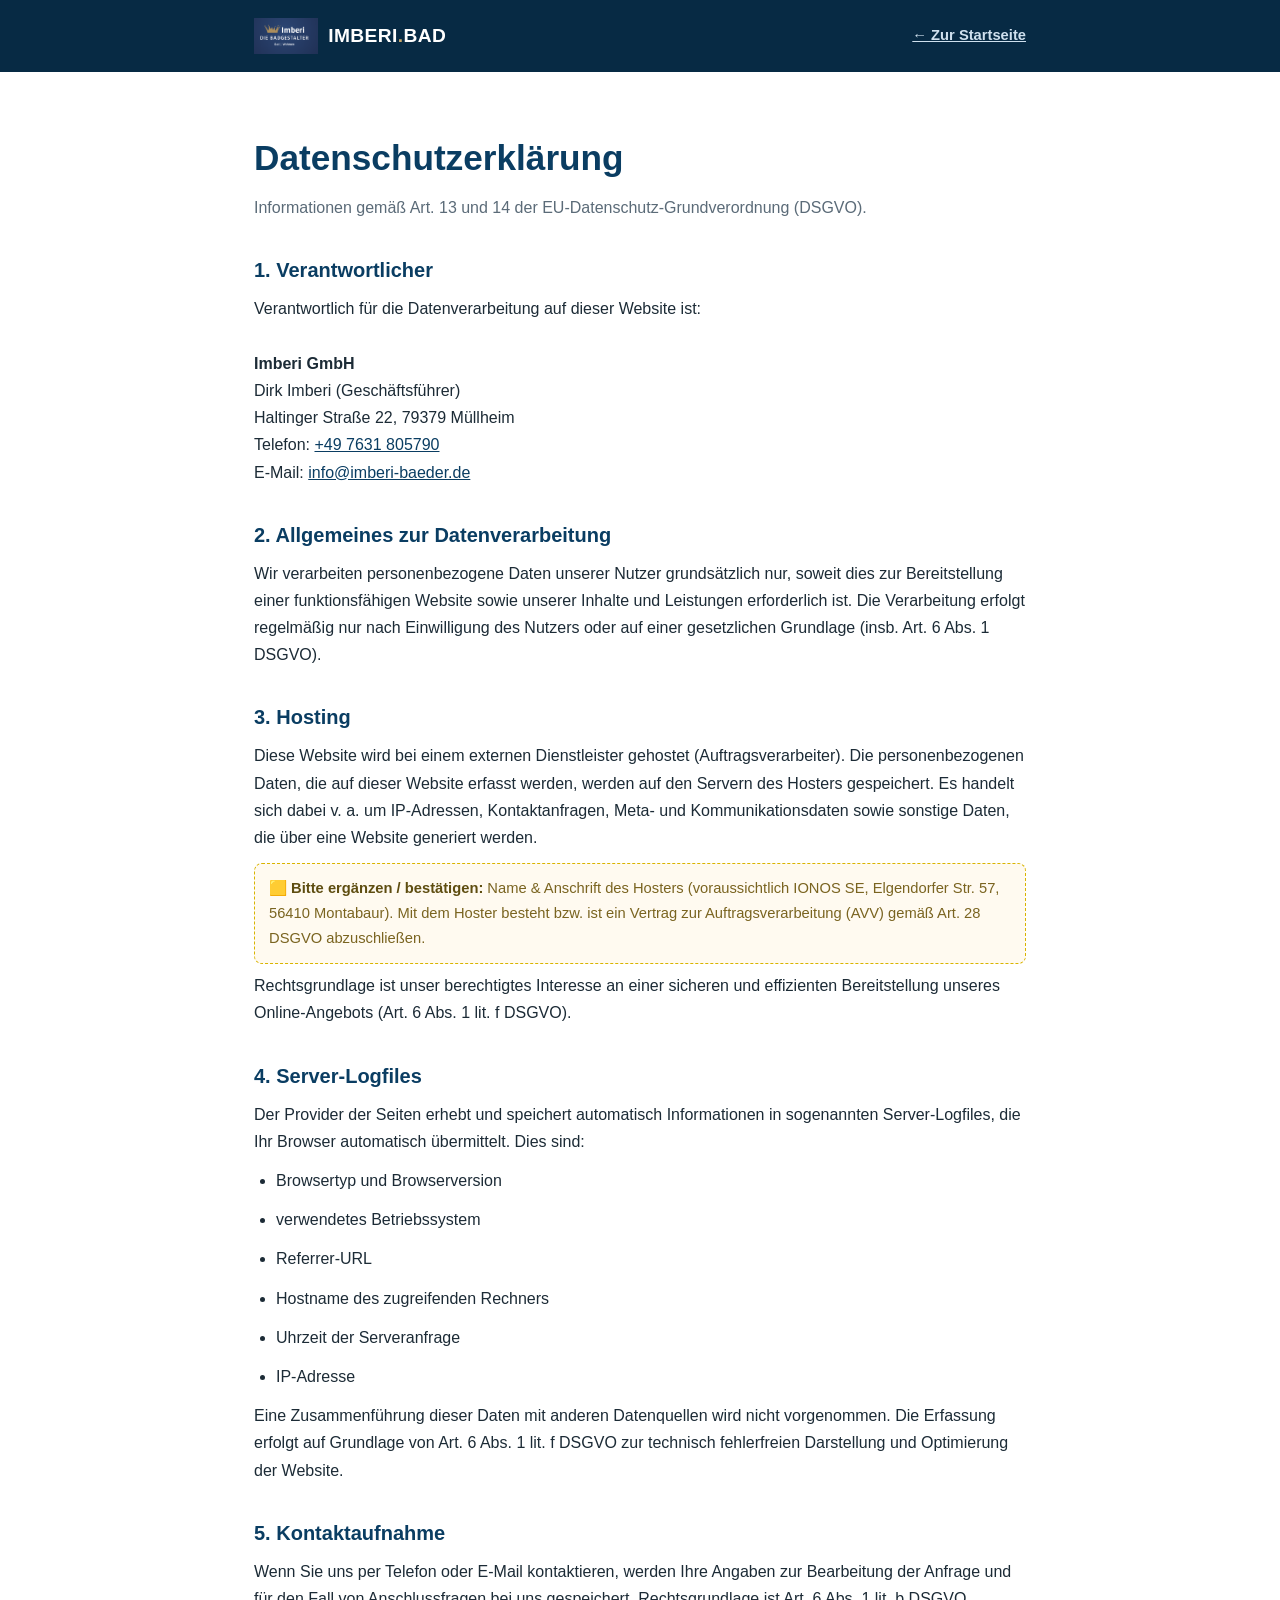
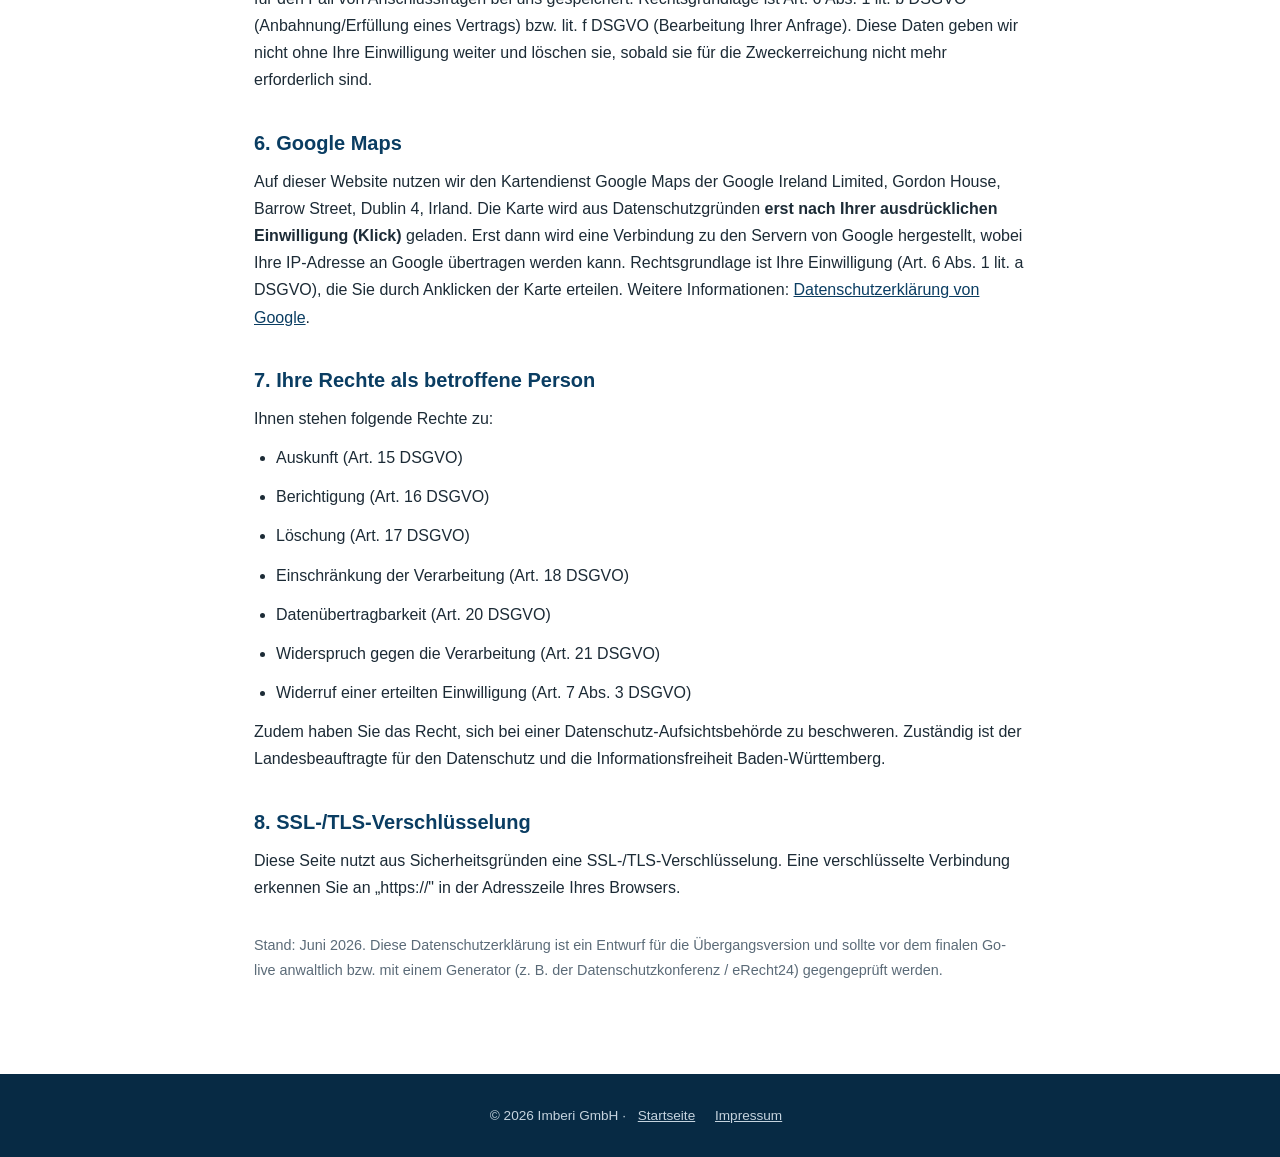
<file: datenschutz.html>
<!DOCTYPE html>
<html lang="de">
<head>
<meta charset="UTF-8">
<meta name="viewport" content="width=device-width, initial-scale=1.0">
<meta name="robots" content="noindex, nofollow">
<title>Datenschutzerklärung — Imberi Bäder</title>
<link rel="icon" type="image/png" href="assets/Logo_imberi.png">
<style>
  :root{--blau:#0a3d62;--blau-tief:#072a44;--gold:#c9a86a;--hell:#f5f7f9;--grau:#5b6b78;--rand:#e3e8ec}
  *{margin:0;padding:0;box-sizing:border-box}
  body{font-family:'Segoe UI',-apple-system,Helvetica,Arial,sans-serif;color:#1c2b36;line-height:1.7;background:#fff}
  .wrap{max-width:820px;margin:0 auto;padding:0 24px}
  header.nav{background:var(--blau-tief);color:#fff;padding:18px 0}
  header.nav .wrap{display:flex;align-items:center;gap:10px}
  header.nav img{height:36px}
  header.nav .logo{font-weight:800;font-size:1.2rem;letter-spacing:.02em}
  header.nav .logo span{color:var(--gold)}
  header.nav a{margin-left:auto;color:#cfe0ee;font-size:.92rem;font-weight:600}
  main{padding:56px 0 80px}
  h1{color:var(--blau);font-size:2.2rem;margin-bottom:.4rem}
  h2{color:var(--blau);font-size:1.25rem;margin:32px 0 8px}
  h3{color:var(--blau);font-size:1.05rem;margin:20px 0 6px}
  p,li{margin-bottom:12px}
  ul{margin:0 0 12px 22px}
  a{color:var(--blau)}
  .lead{color:var(--grau);margin-bottom:24px}
  .todo{background:#fffaf0;border:1px dashed #d9b400;border-radius:8px;padding:12px 14px;color:#7a6420;font-size:.92rem;margin:8px 0}
  .todo strong{color:#5e4d10}
  footer{background:var(--blau-tief);color:#c5d3de;padding:30px 0;font-size:.85rem;text-align:center}
  footer a{color:#c5d3de;margin:0 8px}
</style>
</head>
<body>
<header class="nav">
  <div class="wrap">
    <img src="assets/Logo_imberi.png" alt="Imberi" onerror="this.style.display='none'">
    <span class="logo">IMBERI<span>.</span>BAD</span>
    <a href="index.html">← Zur Startseite</a>
  </div>
</header>

<main>
  <div class="wrap">
    <h1>Datenschutzerklärung</h1>
    <p class="lead">Informationen gemäß Art. 13 und 14 der EU-Datenschutz-Grundverordnung (DSGVO).</p>

    <h2>1. Verantwortlicher</h2>
    <p>
      Verantwortlich für die Datenverarbeitung auf dieser Website ist:<br><br>
      <strong>Imberi GmbH</strong><br>
      Dirk Imberi (Geschäftsführer)<br>
      Haltinger Straße 22, 79379 Müllheim<br>
      Telefon: <a href="tel:+497631805790">+49 7631 805790</a><br>
      E-Mail: <a href="mailto:info@imberi-baeder.de">info@imberi-baeder.de</a>
    </p>

    <h2>2. Allgemeines zur Datenverarbeitung</h2>
    <p>Wir verarbeiten personenbezogene Daten unserer Nutzer grundsätzlich nur, soweit dies zur Bereitstellung einer funktionsfähigen Website sowie unserer Inhalte und Leistungen erforderlich ist. Die Verarbeitung erfolgt regelmäßig nur nach Einwilligung des Nutzers oder auf einer gesetzlichen Grundlage (insb. Art. 6 Abs. 1 DSGVO).</p>

    <h2>3. Hosting</h2>
    <p>Diese Website wird bei einem externen Dienstleister gehostet (Auftragsverarbeiter). Die personenbezogenen Daten, die auf dieser Website erfasst werden, werden auf den Servern des Hosters gespeichert. Es handelt sich dabei v. a. um IP-Adressen, Kontaktanfragen, Meta- und Kommunikationsdaten sowie sonstige Daten, die über eine Website generiert werden.</p>
    <div class="todo">
      <strong>🟨 Bitte ergänzen / bestätigen:</strong> Name &amp; Anschrift des Hosters (voraussichtlich IONOS SE, Elgendorfer Str. 57, 56410 Montabaur). Mit dem Hoster besteht bzw. ist ein Vertrag zur Auftragsverarbeitung (AVV) gemäß Art. 28 DSGVO abzuschließen.
    </div>
    <p>Rechtsgrundlage ist unser berechtigtes Interesse an einer sicheren und effizienten Bereitstellung unseres Online-Angebots (Art. 6 Abs. 1 lit. f DSGVO).</p>

    <h2>4. Server-Logfiles</h2>
    <p>Der Provider der Seiten erhebt und speichert automatisch Informationen in sogenannten Server-Logfiles, die Ihr Browser automatisch übermittelt. Dies sind:</p>
    <ul>
      <li>Browsertyp und Browserversion</li>
      <li>verwendetes Betriebssystem</li>
      <li>Referrer-URL</li>
      <li>Hostname des zugreifenden Rechners</li>
      <li>Uhrzeit der Serveranfrage</li>
      <li>IP-Adresse</li>
    </ul>
    <p>Eine Zusammenführung dieser Daten mit anderen Datenquellen wird nicht vorgenommen. Die Erfassung erfolgt auf Grundlage von Art. 6 Abs. 1 lit. f DSGVO zur technisch fehlerfreien Darstellung und Optimierung der Website.</p>

    <h2>5. Kontaktaufnahme</h2>
    <p>Wenn Sie uns per Telefon oder E-Mail kontaktieren, werden Ihre Angaben zur Bearbeitung der Anfrage und für den Fall von Anschlussfragen bei uns gespeichert. Rechtsgrundlage ist Art. 6 Abs. 1 lit. b DSGVO (Anbahnung/Erfüllung eines Vertrags) bzw. lit. f DSGVO (Bearbeitung Ihrer Anfrage). Diese Daten geben wir nicht ohne Ihre Einwilligung weiter und löschen sie, sobald sie für die Zweckerreichung nicht mehr erforderlich sind.</p>

    <h2>6. Google Maps</h2>
    <p>Auf dieser Website nutzen wir den Kartendienst Google Maps der Google Ireland Limited, Gordon House, Barrow Street, Dublin 4, Irland. Die Karte wird aus Datenschutzgründen <strong>erst nach Ihrer ausdrücklichen Einwilligung (Klick)</strong> geladen. Erst dann wird eine Verbindung zu den Servern von Google hergestellt, wobei Ihre IP-Adresse an Google übertragen werden kann. Rechtsgrundlage ist Ihre Einwilligung (Art. 6 Abs. 1 lit. a DSGVO), die Sie durch Anklicken der Karte erteilen. Weitere Informationen: <a href="https://policies.google.com/privacy" target="_blank" rel="noopener">Datenschutzerklärung von Google</a>.</p>

    <h2>7. Ihre Rechte als betroffene Person</h2>
    <p>Ihnen stehen folgende Rechte zu:</p>
    <ul>
      <li>Auskunft (Art. 15 DSGVO)</li>
      <li>Berichtigung (Art. 16 DSGVO)</li>
      <li>Löschung (Art. 17 DSGVO)</li>
      <li>Einschränkung der Verarbeitung (Art. 18 DSGVO)</li>
      <li>Datenübertragbarkeit (Art. 20 DSGVO)</li>
      <li>Widerspruch gegen die Verarbeitung (Art. 21 DSGVO)</li>
      <li>Widerruf einer erteilten Einwilligung (Art. 7 Abs. 3 DSGVO)</li>
    </ul>
    <p>Zudem haben Sie das Recht, sich bei einer Datenschutz-Aufsichtsbehörde zu beschweren. Zuständig ist der Landesbeauftragte für den Datenschutz und die Informationsfreiheit Baden-Württemberg.</p>

    <h2>8. SSL-/TLS-Verschlüsselung</h2>
    <p>Diese Seite nutzt aus Sicherheitsgründen eine SSL-/TLS-Verschlüsselung. Eine verschlüsselte Verbindung erkennen Sie an „https://" in der Adresszeile Ihres Browsers.</p>

    <p style="margin-top:32px;color:var(--grau);font-size:.9rem">Stand: Juni 2026. Diese Datenschutzerklärung ist ein Entwurf für die Übergangsversion und sollte vor dem finalen Go-live anwaltlich bzw. mit einem Generator (z. B. der Datenschutzkonferenz / eRecht24) gegengeprüft werden.</p>
  </div>
</main>

<footer>
  <div class="wrap">
    © 2026 Imberi GmbH ·
    <a href="index.html">Startseite</a>
    <a href="impressum.html">Impressum</a>
  </div>
</footer>
</body>
</html>
</file>
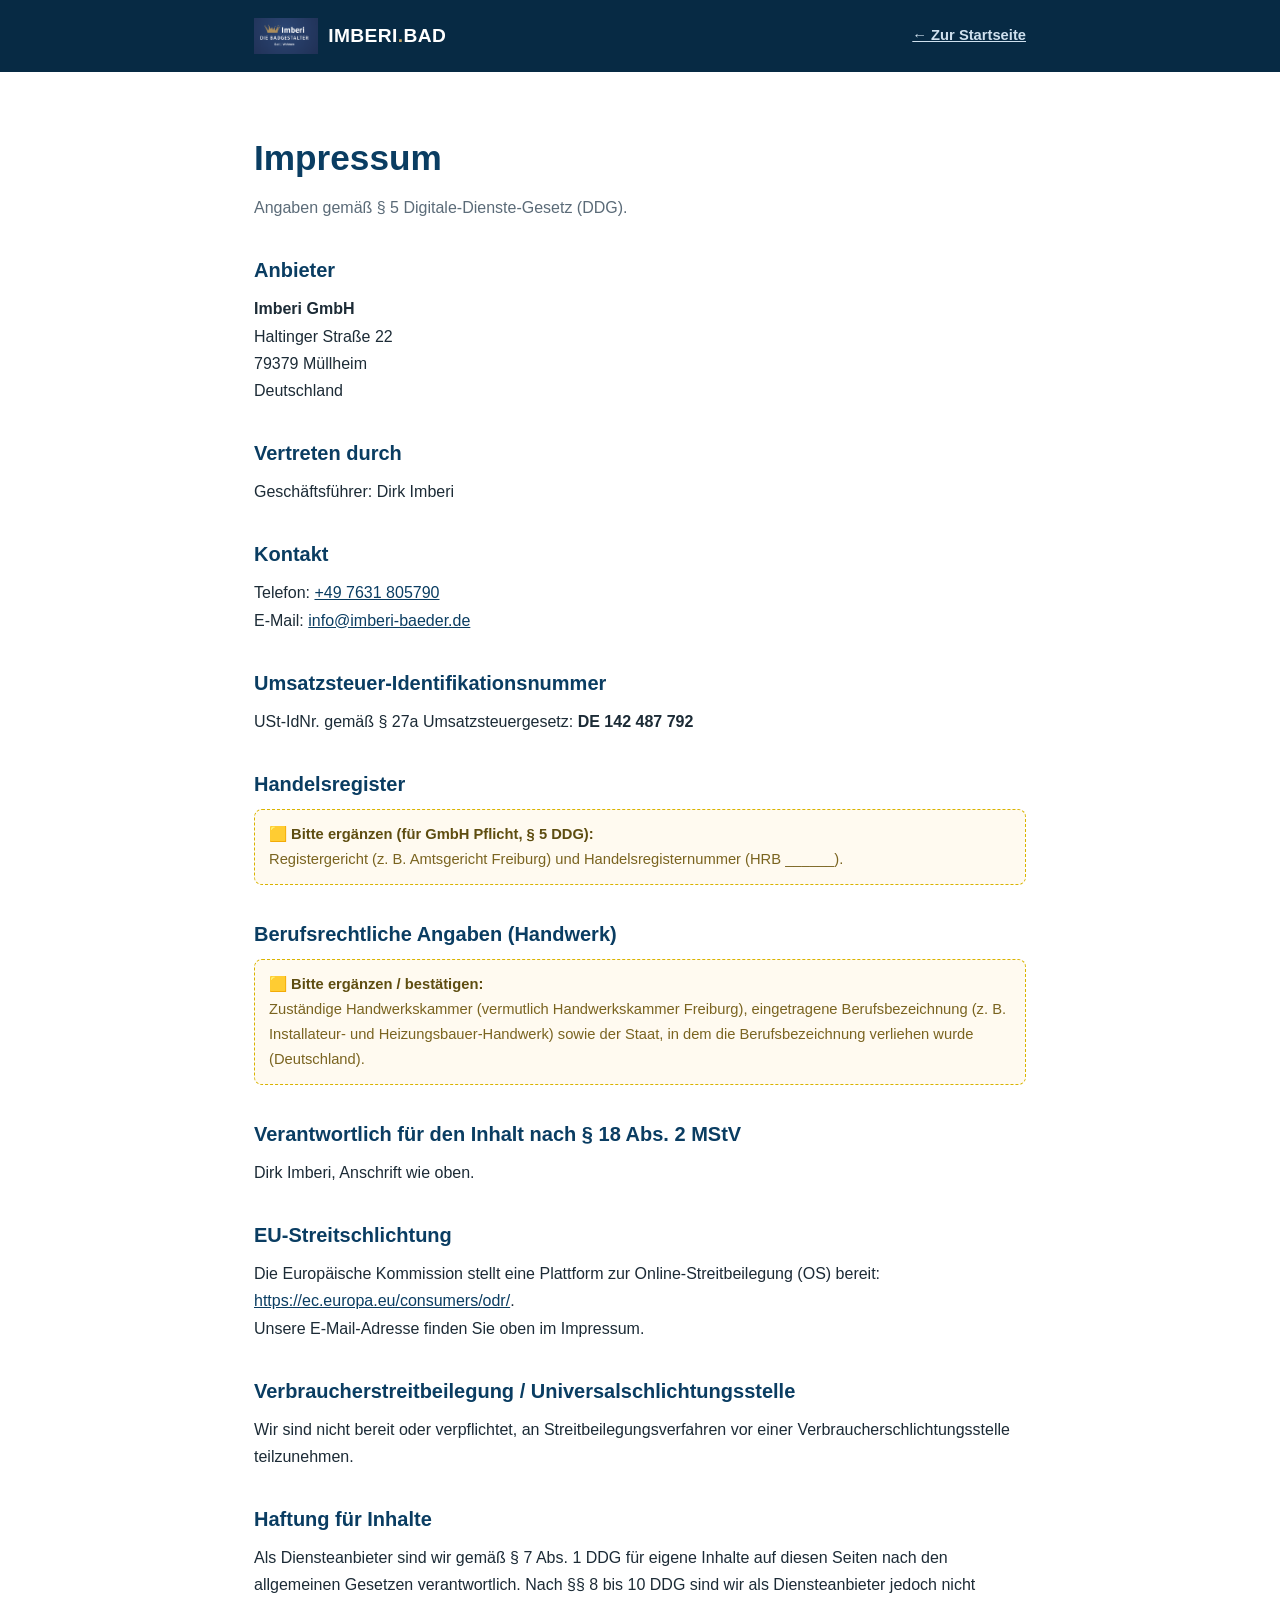
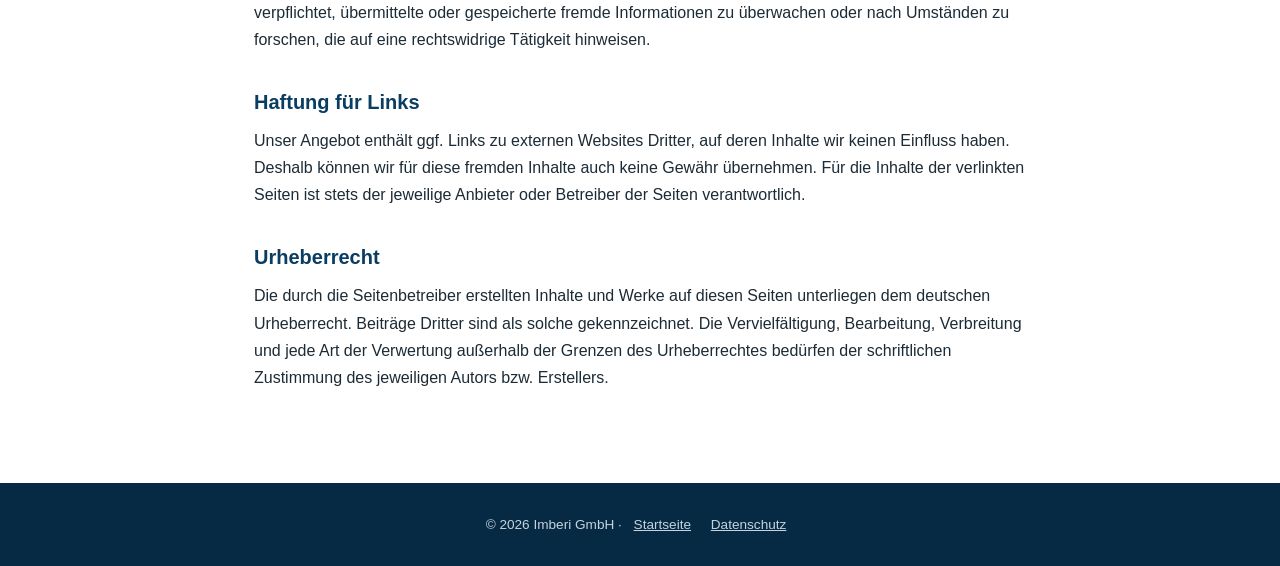
<file: impressum.html>
<!DOCTYPE html>
<html lang="de">
<head>
<meta charset="UTF-8">
<meta name="viewport" content="width=device-width, initial-scale=1.0">
<meta name="robots" content="noindex, nofollow">
<title>Impressum — Imberi Bäder</title>
<link rel="icon" type="image/png" href="assets/Logo_imberi.png">
<style>
  :root{--blau:#0a3d62;--blau-tief:#072a44;--gold:#c9a86a;--hell:#f5f7f9;--grau:#5b6b78;--rand:#e3e8ec}
  *{margin:0;padding:0;box-sizing:border-box}
  body{font-family:'Segoe UI',-apple-system,Helvetica,Arial,sans-serif;color:#1c2b36;line-height:1.7;background:#fff}
  .wrap{max-width:820px;margin:0 auto;padding:0 24px}
  header.nav{background:var(--blau-tief);color:#fff;padding:18px 0}
  header.nav .wrap{display:flex;align-items:center;gap:10px}
  header.nav img{height:36px}
  header.nav .logo{font-weight:800;font-size:1.2rem;letter-spacing:.02em}
  header.nav .logo span{color:var(--gold)}
  header.nav a{margin-left:auto;color:#cfe0ee;font-size:.92rem;font-weight:600}
  main{padding:56px 0 80px}
  h1{color:var(--blau);font-size:2.2rem;margin-bottom:.4rem}
  h2{color:var(--blau);font-size:1.25rem;margin:32px 0 8px}
  p{margin-bottom:12px}
  a{color:var(--blau)}
  .lead{color:var(--grau);margin-bottom:24px}
  .todo{background:#fffaf0;border:1px dashed #d9b400;border-radius:8px;padding:12px 14px;color:#7a6420;font-size:.92rem;margin:8px 0}
  .todo strong{color:#5e4d10}
  footer{background:var(--blau-tief);color:#c5d3de;padding:30px 0;font-size:.85rem;text-align:center}
  footer a{color:#c5d3de;margin:0 8px}
</style>
</head>
<body>
<header class="nav">
  <div class="wrap">
    <img src="assets/Logo_imberi.png" alt="Imberi" onerror="this.style.display='none'">
    <span class="logo">IMBERI<span>.</span>BAD</span>
    <a href="index.html">← Zur Startseite</a>
  </div>
</header>

<main>
  <div class="wrap">
    <h1>Impressum</h1>
    <p class="lead">Angaben gemäß § 5 Digitale-Dienste-Gesetz (DDG).</p>

    <h2>Anbieter</h2>
    <p>
      <strong>Imberi GmbH</strong><br>
      Haltinger Straße 22<br>
      79379 Müllheim<br>
      Deutschland
    </p>

    <h2>Vertreten durch</h2>
    <p>Geschäftsführer: Dirk Imberi</p>

    <h2>Kontakt</h2>
    <p>
      Telefon: <a href="tel:+497631805790">+49 7631 805790</a><br>
      E-Mail: <a href="mailto:info@imberi-baeder.de">info@imberi-baeder.de</a>
    </p>

    <h2>Umsatzsteuer-Identifikationsnummer</h2>
    <p>USt-IdNr. gemäß § 27a Umsatzsteuergesetz: <strong>DE 142 487 792</strong></p>

    <h2>Handelsregister</h2>
    <div class="todo">
      <strong>🟨 Bitte ergänzen (für GmbH Pflicht, § 5 DDG):</strong><br>
      Registergericht (z. B. Amtsgericht Freiburg) und Handelsregisternummer (HRB&nbsp;______).
    </div>

    <h2>Berufsrechtliche Angaben (Handwerk)</h2>
    <div class="todo">
      <strong>🟨 Bitte ergänzen / bestätigen:</strong><br>
      Zuständige Handwerkskammer (vermutlich Handwerkskammer Freiburg), eingetragene Berufsbezeichnung
      (z. B. Installateur- und Heizungsbauer-Handwerk) sowie der Staat, in dem die Berufsbezeichnung verliehen wurde (Deutschland).
    </div>

    <h2>Verantwortlich für den Inhalt nach § 18 Abs. 2 MStV</h2>
    <p>Dirk Imberi, Anschrift wie oben.</p>

    <h2>EU-Streitschlichtung</h2>
    <p>
      Die Europäische Kommission stellt eine Plattform zur Online-Streitbeilegung (OS) bereit:
      <a href="https://ec.europa.eu/consumers/odr/" target="_blank" rel="noopener">https://ec.europa.eu/consumers/odr/</a>.<br>
      Unsere E-Mail-Adresse finden Sie oben im Impressum.
    </p>

    <h2>Verbraucherstreitbeilegung / Universalschlichtungsstelle</h2>
    <p>Wir sind nicht bereit oder verpflichtet, an Streitbeilegungsverfahren vor einer Verbraucherschlichtungsstelle teilzunehmen.</p>

    <h2>Haftung für Inhalte</h2>
    <p>Als Diensteanbieter sind wir gemäß § 7 Abs. 1 DDG für eigene Inhalte auf diesen Seiten nach den allgemeinen Gesetzen verantwortlich. Nach §§ 8 bis 10 DDG sind wir als Diensteanbieter jedoch nicht verpflichtet, übermittelte oder gespeicherte fremde Informationen zu überwachen oder nach Umständen zu forschen, die auf eine rechtswidrige Tätigkeit hinweisen.</p>

    <h2>Haftung für Links</h2>
    <p>Unser Angebot enthält ggf. Links zu externen Websites Dritter, auf deren Inhalte wir keinen Einfluss haben. Deshalb können wir für diese fremden Inhalte auch keine Gewähr übernehmen. Für die Inhalte der verlinkten Seiten ist stets der jeweilige Anbieter oder Betreiber der Seiten verantwortlich.</p>

    <h2>Urheberrecht</h2>
    <p>Die durch die Seitenbetreiber erstellten Inhalte und Werke auf diesen Seiten unterliegen dem deutschen Urheberrecht. Beiträge Dritter sind als solche gekennzeichnet. Die Vervielfältigung, Bearbeitung, Verbreitung und jede Art der Verwertung außerhalb der Grenzen des Urheberrechtes bedürfen der schriftlichen Zustimmung des jeweiligen Autors bzw. Erstellers.</p>
  </div>
</main>

<footer>
  <div class="wrap">
    © 2026 Imberi GmbH ·
    <a href="index.html">Startseite</a>
    <a href="datenschutz.html">Datenschutz</a>
  </div>
</footer>
</body>
</html>
</file>
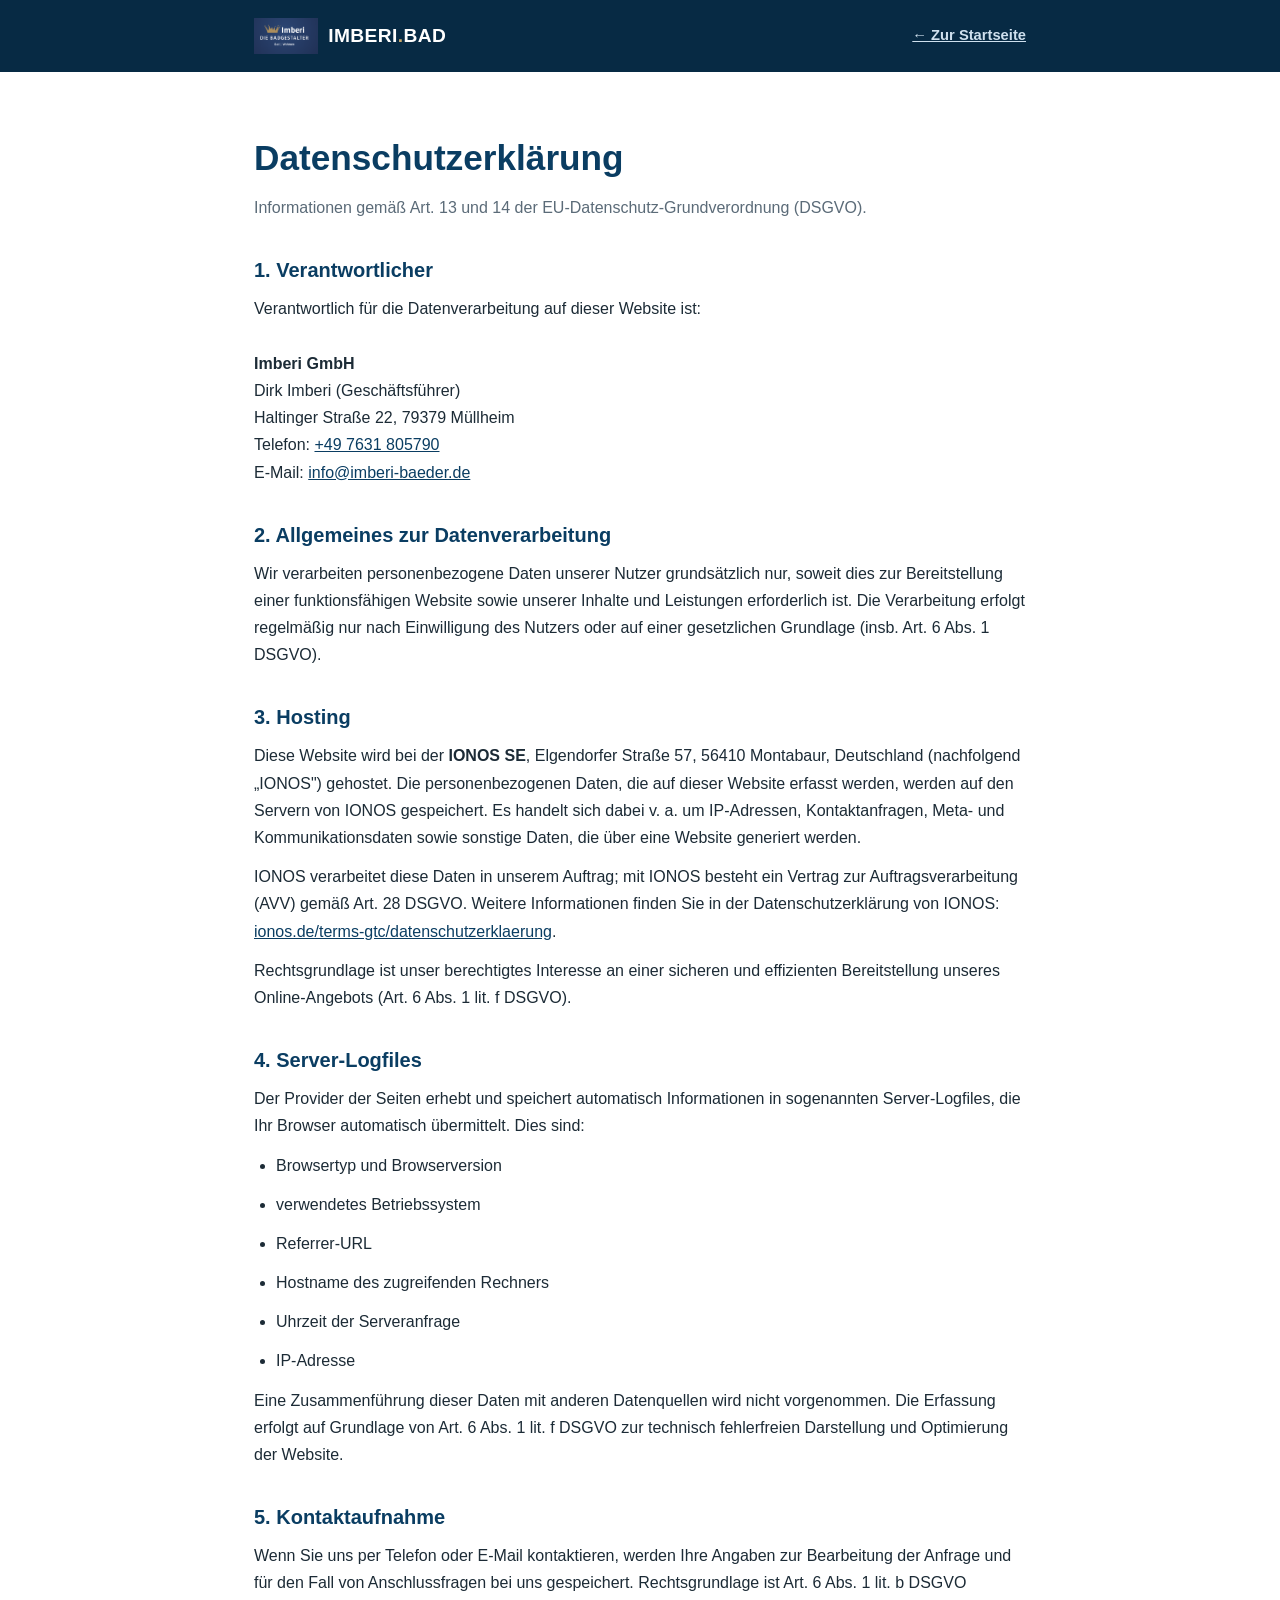
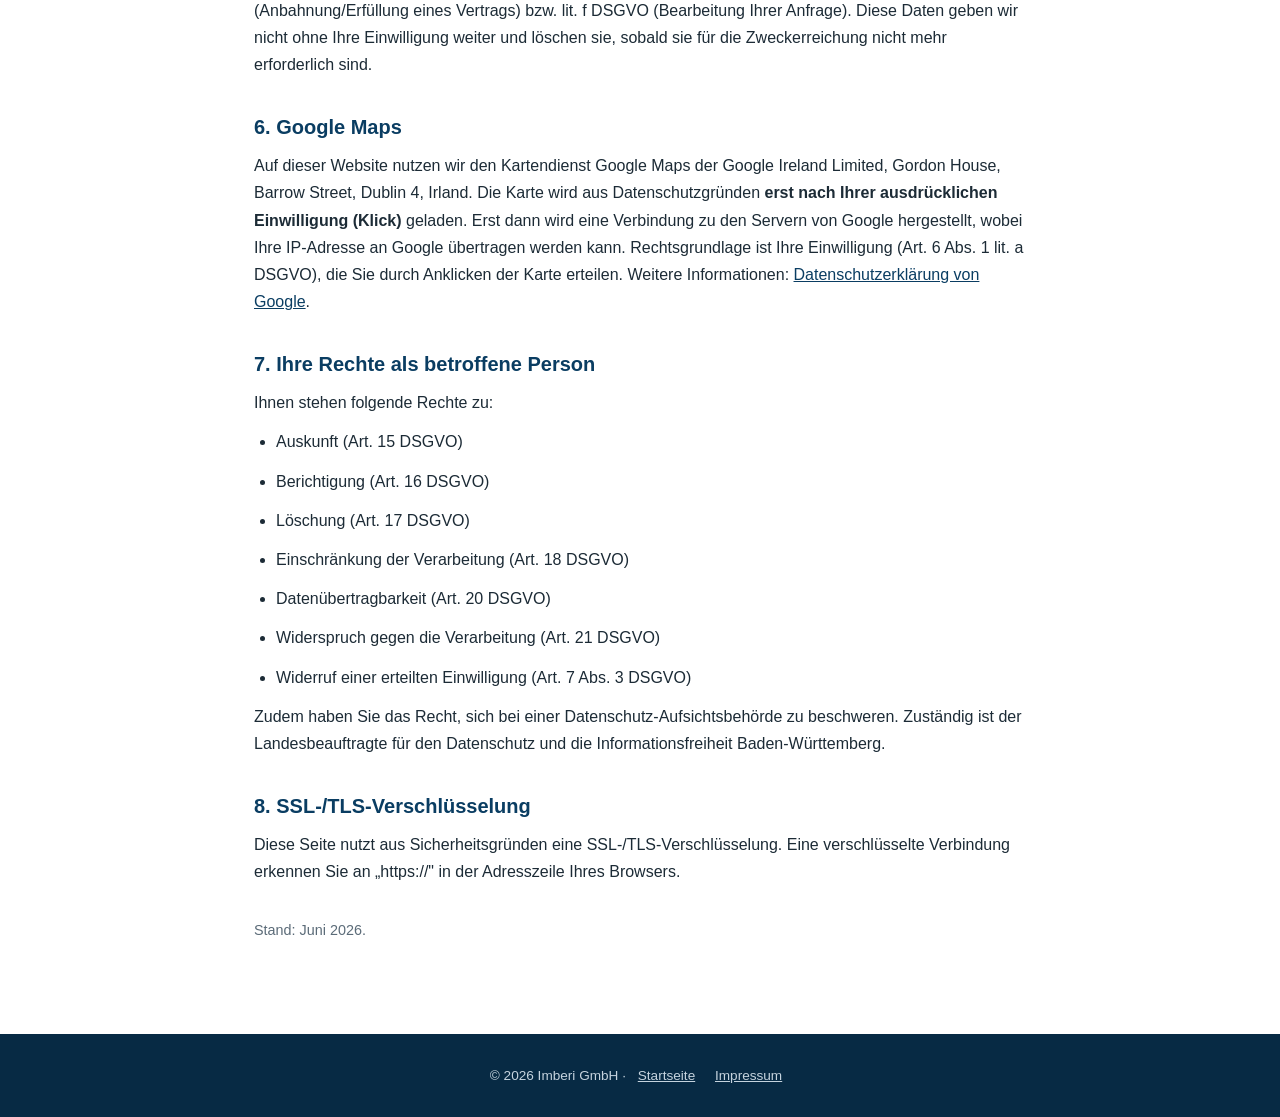
<file: v2/datenschutz.html>
<!DOCTYPE html>
<html lang="de">
<head>
<meta charset="UTF-8">
<meta name="viewport" content="width=device-width, initial-scale=1.0">
<meta name="robots" content="index, follow">
<title>Datenschutzerklärung — Imberi Bäder</title>
<link rel="icon" type="image/png" href="assets/Logo_imberi.png">
<style>
  :root{--blau:#0a3d62;--blau-tief:#072a44;--gold:#c9a86a;--hell:#f5f7f9;--grau:#5b6b78;--rand:#e3e8ec}
  *{margin:0;padding:0;box-sizing:border-box}
  body{font-family:'Segoe UI',-apple-system,Helvetica,Arial,sans-serif;color:#1c2b36;line-height:1.7;background:#fff}
  .wrap{max-width:820px;margin:0 auto;padding:0 24px}
  header.nav{background:var(--blau-tief);color:#fff;padding:18px 0}
  header.nav .wrap{display:flex;align-items:center;gap:10px}
  header.nav img{height:36px}
  header.nav .logo{font-weight:800;font-size:1.2rem;letter-spacing:.02em}
  header.nav .logo span{color:var(--gold)}
  header.nav a{margin-left:auto;color:#cfe0ee;font-size:.92rem;font-weight:600}
  main{padding:56px 0 80px}
  h1{color:var(--blau);font-size:2.2rem;margin-bottom:.4rem}
  h2{color:var(--blau);font-size:1.25rem;margin:32px 0 8px}
  h3{color:var(--blau);font-size:1.05rem;margin:20px 0 6px}
  p,li{margin-bottom:12px}
  ul{margin:0 0 12px 22px}
  a{color:var(--blau)}
  .lead{color:var(--grau);margin-bottom:24px}
  .todo{background:#fffaf0;border:1px dashed #d9b400;border-radius:8px;padding:12px 14px;color:#7a6420;font-size:.92rem;margin:8px 0}
  .todo strong{color:#5e4d10}
  footer{background:var(--blau-tief);color:#c5d3de;padding:30px 0;font-size:.85rem;text-align:center}
  footer a{color:#c5d3de;margin:0 8px}
</style>
</head>
<body>
<header class="nav">
  <div class="wrap">
    <img src="assets/Logo_imberi.png" alt="Imberi" onerror="this.style.display='none'">
    <span class="logo">IMBERI<span>.</span>BAD</span>
    <a href="index.html">← Zur Startseite</a>
  </div>
</header>

<main>
  <div class="wrap">
    <h1>Datenschutzerklärung</h1>
    <p class="lead">Informationen gemäß Art. 13 und 14 der EU-Datenschutz-Grundverordnung (DSGVO).</p>

    <h2>1. Verantwortlicher</h2>
    <p>
      Verantwortlich für die Datenverarbeitung auf dieser Website ist:<br><br>
      <strong>Imberi GmbH</strong><br>
      Dirk Imberi (Geschäftsführer)<br>
      Haltinger Straße 22, 79379 Müllheim<br>
      Telefon: <a href="tel:+497631805790">+49 7631 805790</a><br>
      E-Mail: <a href="mailto:info@imberi-baeder.de">info@imberi-baeder.de</a>
    </p>

    <h2>2. Allgemeines zur Datenverarbeitung</h2>
    <p>Wir verarbeiten personenbezogene Daten unserer Nutzer grundsätzlich nur, soweit dies zur Bereitstellung einer funktionsfähigen Website sowie unserer Inhalte und Leistungen erforderlich ist. Die Verarbeitung erfolgt regelmäßig nur nach Einwilligung des Nutzers oder auf einer gesetzlichen Grundlage (insb. Art. 6 Abs. 1 DSGVO).</p>

    <h2>3. Hosting</h2>
    <p>Diese Website wird bei der <strong>IONOS SE</strong>, Elgendorfer Straße 57, 56410 Montabaur, Deutschland (nachfolgend „IONOS") gehostet. Die personenbezogenen Daten, die auf dieser Website erfasst werden, werden auf den Servern von IONOS gespeichert. Es handelt sich dabei v. a. um IP-Adressen, Kontaktanfragen, Meta- und Kommunikationsdaten sowie sonstige Daten, die über eine Website generiert werden.</p>
    <p>IONOS verarbeitet diese Daten in unserem Auftrag; mit IONOS besteht ein Vertrag zur Auftragsverarbeitung (AVV) gemäß Art. 28 DSGVO. Weitere Informationen finden Sie in der Datenschutzerklärung von IONOS: <a href="https://www.ionos.de/terms-gtc/datenschutzerklaerung/" target="_blank" rel="noopener">ionos.de/terms-gtc/datenschutzerklaerung</a>.</p>
    <p>Rechtsgrundlage ist unser berechtigtes Interesse an einer sicheren und effizienten Bereitstellung unseres Online-Angebots (Art. 6 Abs. 1 lit. f DSGVO).</p>

    <h2>4. Server-Logfiles</h2>
    <p>Der Provider der Seiten erhebt und speichert automatisch Informationen in sogenannten Server-Logfiles, die Ihr Browser automatisch übermittelt. Dies sind:</p>
    <ul>
      <li>Browsertyp und Browserversion</li>
      <li>verwendetes Betriebssystem</li>
      <li>Referrer-URL</li>
      <li>Hostname des zugreifenden Rechners</li>
      <li>Uhrzeit der Serveranfrage</li>
      <li>IP-Adresse</li>
    </ul>
    <p>Eine Zusammenführung dieser Daten mit anderen Datenquellen wird nicht vorgenommen. Die Erfassung erfolgt auf Grundlage von Art. 6 Abs. 1 lit. f DSGVO zur technisch fehlerfreien Darstellung und Optimierung der Website.</p>

    <h2>5. Kontaktaufnahme</h2>
    <p>Wenn Sie uns per Telefon oder E-Mail kontaktieren, werden Ihre Angaben zur Bearbeitung der Anfrage und für den Fall von Anschlussfragen bei uns gespeichert. Rechtsgrundlage ist Art. 6 Abs. 1 lit. b DSGVO (Anbahnung/Erfüllung eines Vertrags) bzw. lit. f DSGVO (Bearbeitung Ihrer Anfrage). Diese Daten geben wir nicht ohne Ihre Einwilligung weiter und löschen sie, sobald sie für die Zweckerreichung nicht mehr erforderlich sind.</p>

    <h2>6. Google Maps</h2>
    <p>Auf dieser Website nutzen wir den Kartendienst Google Maps der Google Ireland Limited, Gordon House, Barrow Street, Dublin 4, Irland. Die Karte wird aus Datenschutzgründen <strong>erst nach Ihrer ausdrücklichen Einwilligung (Klick)</strong> geladen. Erst dann wird eine Verbindung zu den Servern von Google hergestellt, wobei Ihre IP-Adresse an Google übertragen werden kann. Rechtsgrundlage ist Ihre Einwilligung (Art. 6 Abs. 1 lit. a DSGVO), die Sie durch Anklicken der Karte erteilen. Weitere Informationen: <a href="https://policies.google.com/privacy" target="_blank" rel="noopener">Datenschutzerklärung von Google</a>.</p>

    <h2>7. Ihre Rechte als betroffene Person</h2>
    <p>Ihnen stehen folgende Rechte zu:</p>
    <ul>
      <li>Auskunft (Art. 15 DSGVO)</li>
      <li>Berichtigung (Art. 16 DSGVO)</li>
      <li>Löschung (Art. 17 DSGVO)</li>
      <li>Einschränkung der Verarbeitung (Art. 18 DSGVO)</li>
      <li>Datenübertragbarkeit (Art. 20 DSGVO)</li>
      <li>Widerspruch gegen die Verarbeitung (Art. 21 DSGVO)</li>
      <li>Widerruf einer erteilten Einwilligung (Art. 7 Abs. 3 DSGVO)</li>
    </ul>
    <p>Zudem haben Sie das Recht, sich bei einer Datenschutz-Aufsichtsbehörde zu beschweren. Zuständig ist der Landesbeauftragte für den Datenschutz und die Informationsfreiheit Baden-Württemberg.</p>

    <h2>8. SSL-/TLS-Verschlüsselung</h2>
    <p>Diese Seite nutzt aus Sicherheitsgründen eine SSL-/TLS-Verschlüsselung. Eine verschlüsselte Verbindung erkennen Sie an „https://" in der Adresszeile Ihres Browsers.</p>

    <p style="margin-top:32px;color:var(--grau);font-size:.9rem">Stand: Juni 2026.</p>
  </div>
</main>

<footer>
  <div class="wrap">
    © 2026 Imberi GmbH ·
    <a href="index.html">Startseite</a>
    <a href="impressum.html">Impressum</a>
  </div>
</footer>
</body>
</html>
</file>
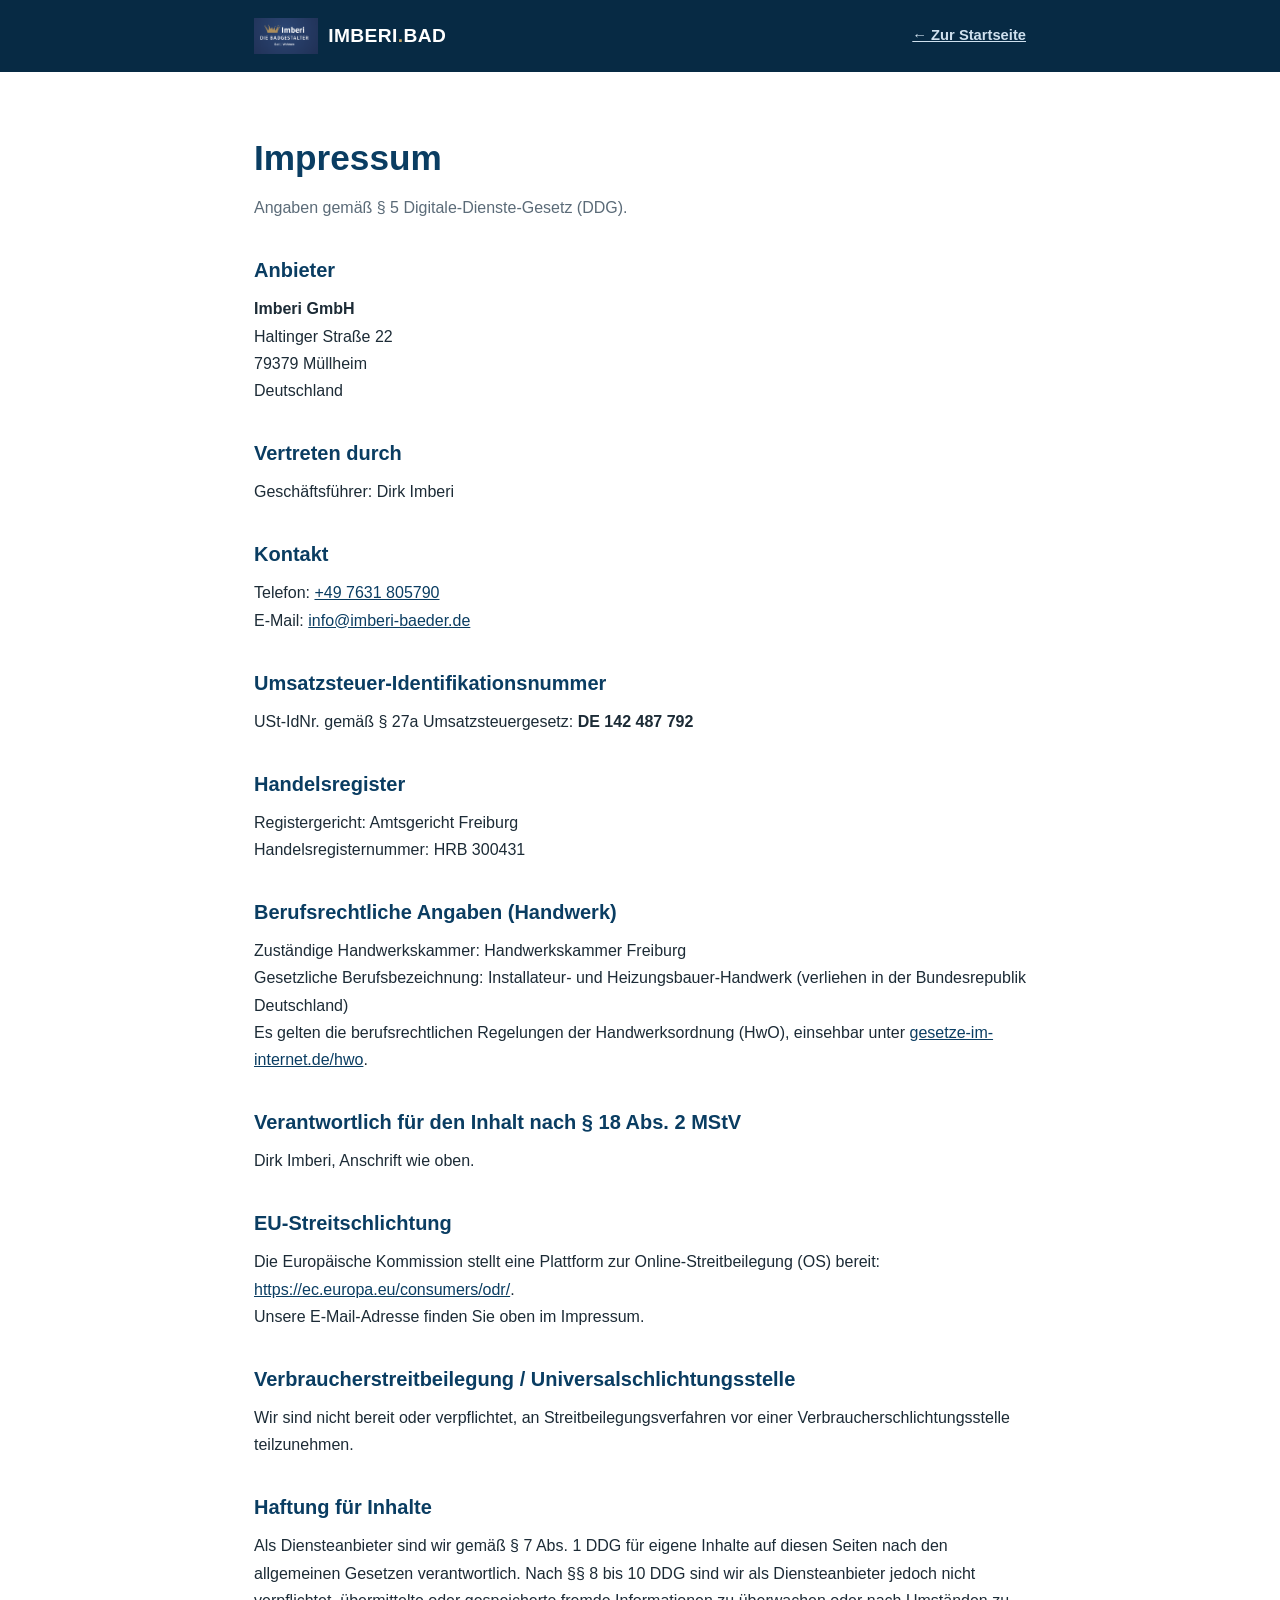
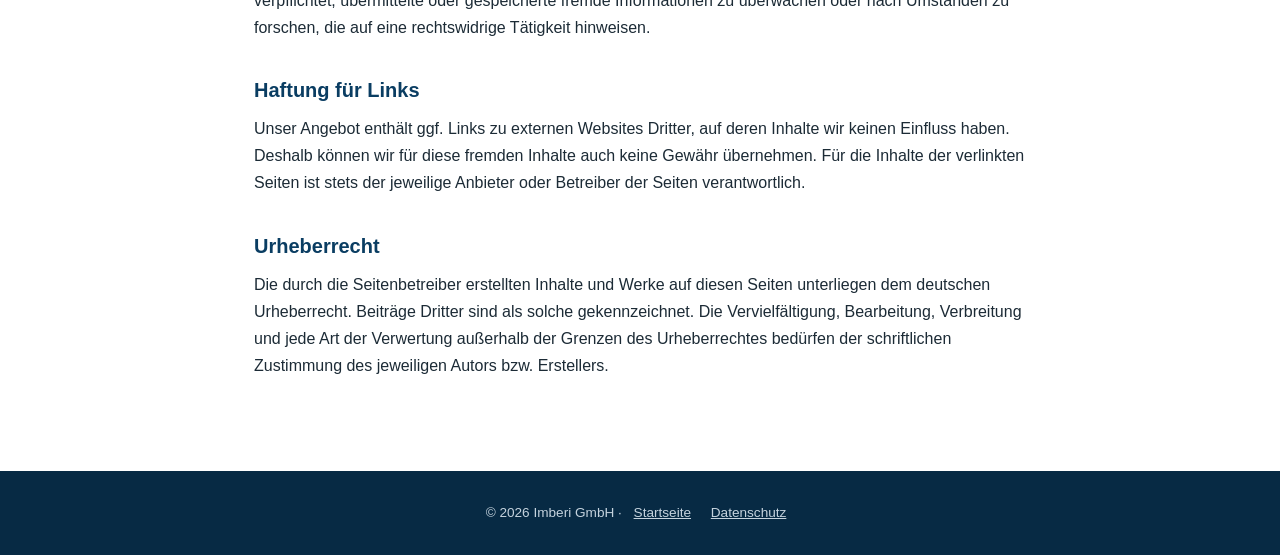
<file: v2/impressum.html>
<!DOCTYPE html>
<html lang="de">
<head>
<meta charset="UTF-8">
<meta name="viewport" content="width=device-width, initial-scale=1.0">
<meta name="robots" content="index, follow">
<title>Impressum — Imberi Bäder</title>
<link rel="icon" type="image/png" href="assets/Logo_imberi.png">
<style>
  :root{--blau:#0a3d62;--blau-tief:#072a44;--gold:#c9a86a;--hell:#f5f7f9;--grau:#5b6b78;--rand:#e3e8ec}
  *{margin:0;padding:0;box-sizing:border-box}
  body{font-family:'Segoe UI',-apple-system,Helvetica,Arial,sans-serif;color:#1c2b36;line-height:1.7;background:#fff}
  .wrap{max-width:820px;margin:0 auto;padding:0 24px}
  header.nav{background:var(--blau-tief);color:#fff;padding:18px 0}
  header.nav .wrap{display:flex;align-items:center;gap:10px}
  header.nav img{height:36px}
  header.nav .logo{font-weight:800;font-size:1.2rem;letter-spacing:.02em}
  header.nav .logo span{color:var(--gold)}
  header.nav a{margin-left:auto;color:#cfe0ee;font-size:.92rem;font-weight:600}
  main{padding:56px 0 80px}
  h1{color:var(--blau);font-size:2.2rem;margin-bottom:.4rem}
  h2{color:var(--blau);font-size:1.25rem;margin:32px 0 8px}
  p{margin-bottom:12px}
  a{color:var(--blau)}
  .lead{color:var(--grau);margin-bottom:24px}
  .todo{background:#fffaf0;border:1px dashed #d9b400;border-radius:8px;padding:12px 14px;color:#7a6420;font-size:.92rem;margin:8px 0}
  .todo strong{color:#5e4d10}
  footer{background:var(--blau-tief);color:#c5d3de;padding:30px 0;font-size:.85rem;text-align:center}
  footer a{color:#c5d3de;margin:0 8px}
</style>
</head>
<body>
<header class="nav">
  <div class="wrap">
    <img src="assets/Logo_imberi.png" alt="Imberi" onerror="this.style.display='none'">
    <span class="logo">IMBERI<span>.</span>BAD</span>
    <a href="index.html">← Zur Startseite</a>
  </div>
</header>

<main>
  <div class="wrap">
    <h1>Impressum</h1>
    <p class="lead">Angaben gemäß § 5 Digitale-Dienste-Gesetz (DDG).</p>

    <h2>Anbieter</h2>
    <p>
      <strong>Imberi GmbH</strong><br>
      Haltinger Straße 22<br>
      79379 Müllheim<br>
      Deutschland
    </p>

    <h2>Vertreten durch</h2>
    <p>Geschäftsführer: Dirk Imberi</p>

    <h2>Kontakt</h2>
    <p>
      Telefon: <a href="tel:+497631805790">+49 7631 805790</a><br>
      E-Mail: <a href="mailto:info@imberi-baeder.de">info@imberi-baeder.de</a>
    </p>

    <h2>Umsatzsteuer-Identifikationsnummer</h2>
    <p>USt-IdNr. gemäß § 27a Umsatzsteuergesetz: <strong>DE 142 487 792</strong></p>

    <h2>Handelsregister</h2>
    <p>
      Registergericht: Amtsgericht Freiburg<br>
      Handelsregisternummer: HRB 300431
    </p>

    <h2>Berufsrechtliche Angaben (Handwerk)</h2>
    <p>
      Zuständige Handwerkskammer: Handwerkskammer Freiburg<br>
      Gesetzliche Berufsbezeichnung: Installateur- und Heizungsbauer-Handwerk (verliehen in der Bundesrepublik Deutschland)<br>
      Es gelten die berufsrechtlichen Regelungen der Handwerksordnung (HwO), einsehbar unter
      <a href="https://www.gesetze-im-internet.de/hwo/" target="_blank" rel="noopener">gesetze-im-internet.de/hwo</a>.
    </p>
    <!-- 🟨 INTERN: HWK Freiburg + Berufsbezeichnung von Dirk bestaetigen lassen, bevor noindex entfernt wird. -->


    <h2>Verantwortlich für den Inhalt nach § 18 Abs. 2 MStV</h2>
    <p>Dirk Imberi, Anschrift wie oben.</p>

    <h2>EU-Streitschlichtung</h2>
    <p>
      Die Europäische Kommission stellt eine Plattform zur Online-Streitbeilegung (OS) bereit:
      <a href="https://ec.europa.eu/consumers/odr/" target="_blank" rel="noopener">https://ec.europa.eu/consumers/odr/</a>.<br>
      Unsere E-Mail-Adresse finden Sie oben im Impressum.
    </p>

    <h2>Verbraucherstreitbeilegung / Universalschlichtungsstelle</h2>
    <p>Wir sind nicht bereit oder verpflichtet, an Streitbeilegungsverfahren vor einer Verbraucherschlichtungsstelle teilzunehmen.</p>

    <h2>Haftung für Inhalte</h2>
    <p>Als Diensteanbieter sind wir gemäß § 7 Abs. 1 DDG für eigene Inhalte auf diesen Seiten nach den allgemeinen Gesetzen verantwortlich. Nach §§ 8 bis 10 DDG sind wir als Diensteanbieter jedoch nicht verpflichtet, übermittelte oder gespeicherte fremde Informationen zu überwachen oder nach Umständen zu forschen, die auf eine rechtswidrige Tätigkeit hinweisen.</p>

    <h2>Haftung für Links</h2>
    <p>Unser Angebot enthält ggf. Links zu externen Websites Dritter, auf deren Inhalte wir keinen Einfluss haben. Deshalb können wir für diese fremden Inhalte auch keine Gewähr übernehmen. Für die Inhalte der verlinkten Seiten ist stets der jeweilige Anbieter oder Betreiber der Seiten verantwortlich.</p>

    <h2>Urheberrecht</h2>
    <p>Die durch die Seitenbetreiber erstellten Inhalte und Werke auf diesen Seiten unterliegen dem deutschen Urheberrecht. Beiträge Dritter sind als solche gekennzeichnet. Die Vervielfältigung, Bearbeitung, Verbreitung und jede Art der Verwertung außerhalb der Grenzen des Urheberrechtes bedürfen der schriftlichen Zustimmung des jeweiligen Autors bzw. Erstellers.</p>
  </div>
</main>

<footer>
  <div class="wrap">
    © 2026 Imberi GmbH ·
    <a href="index.html">Startseite</a>
    <a href="datenschutz.html">Datenschutz</a>
  </div>
</footer>
</body>
</html>
</file>
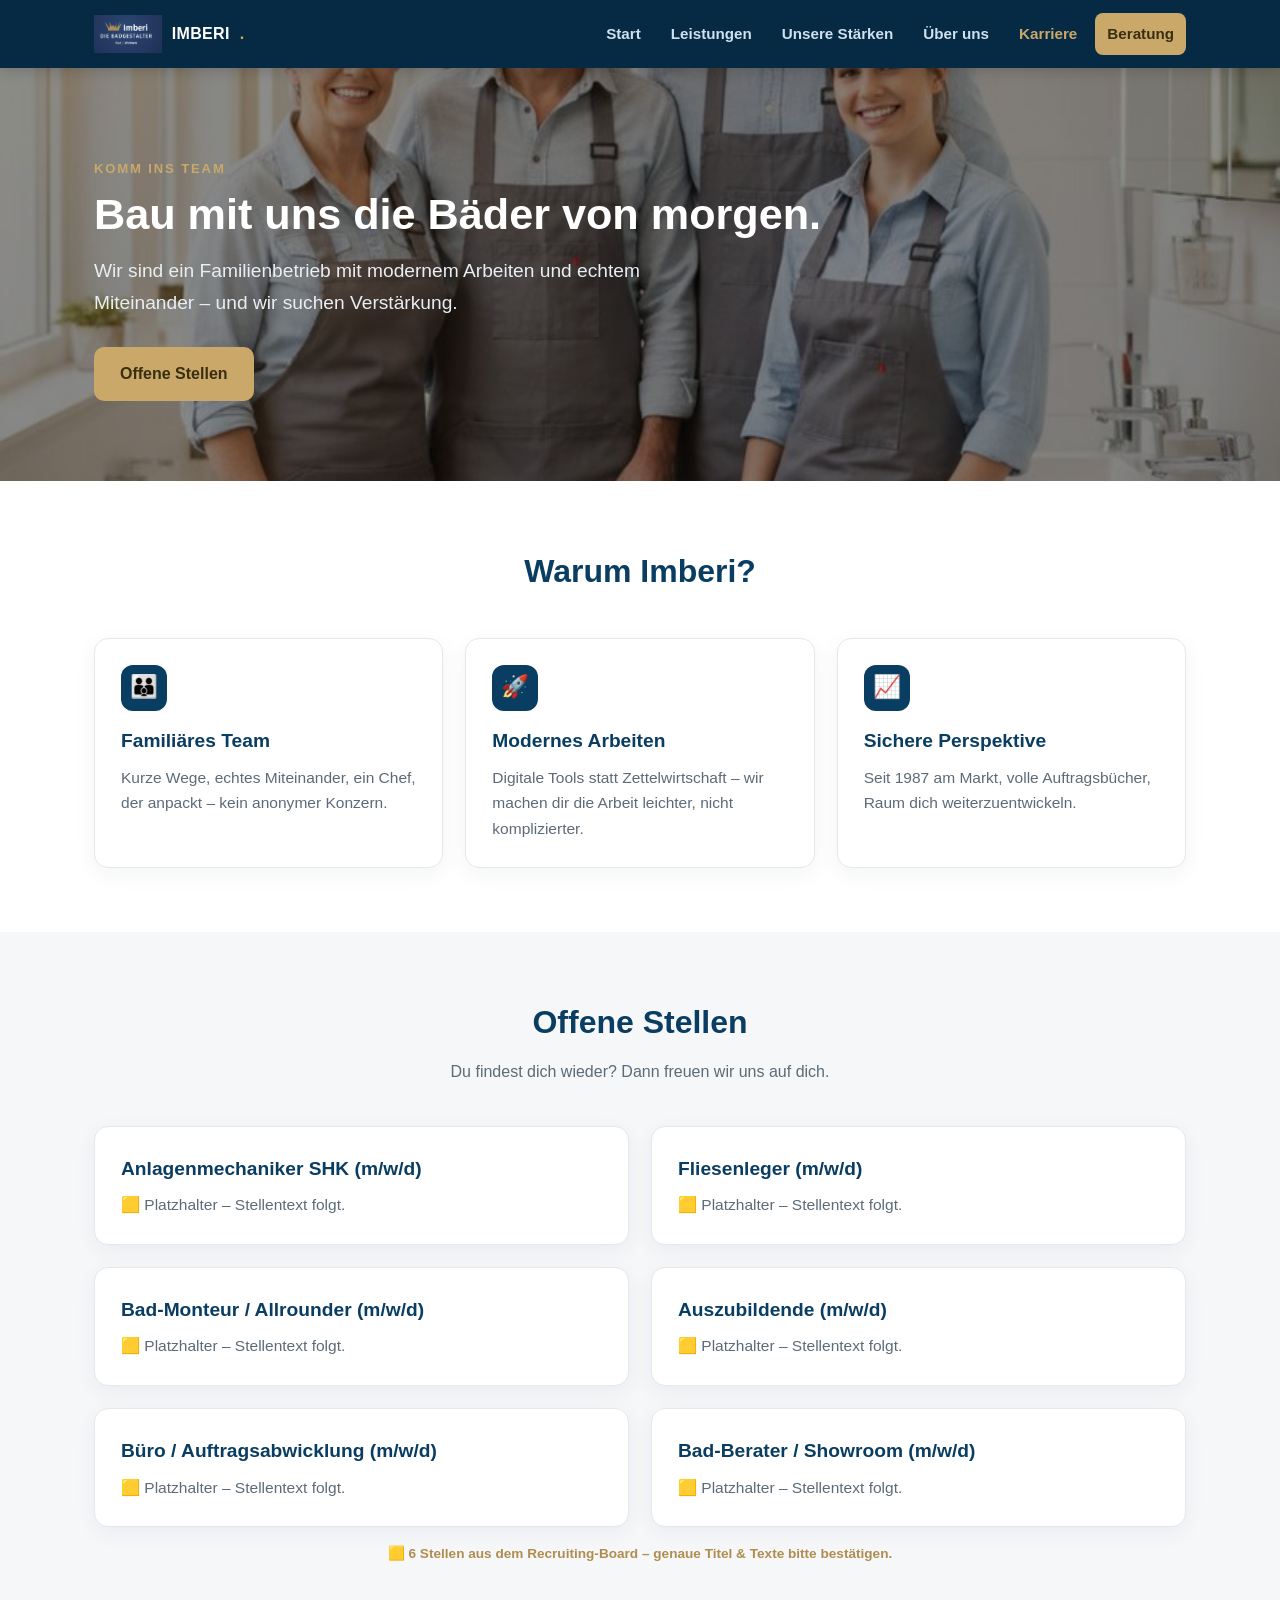
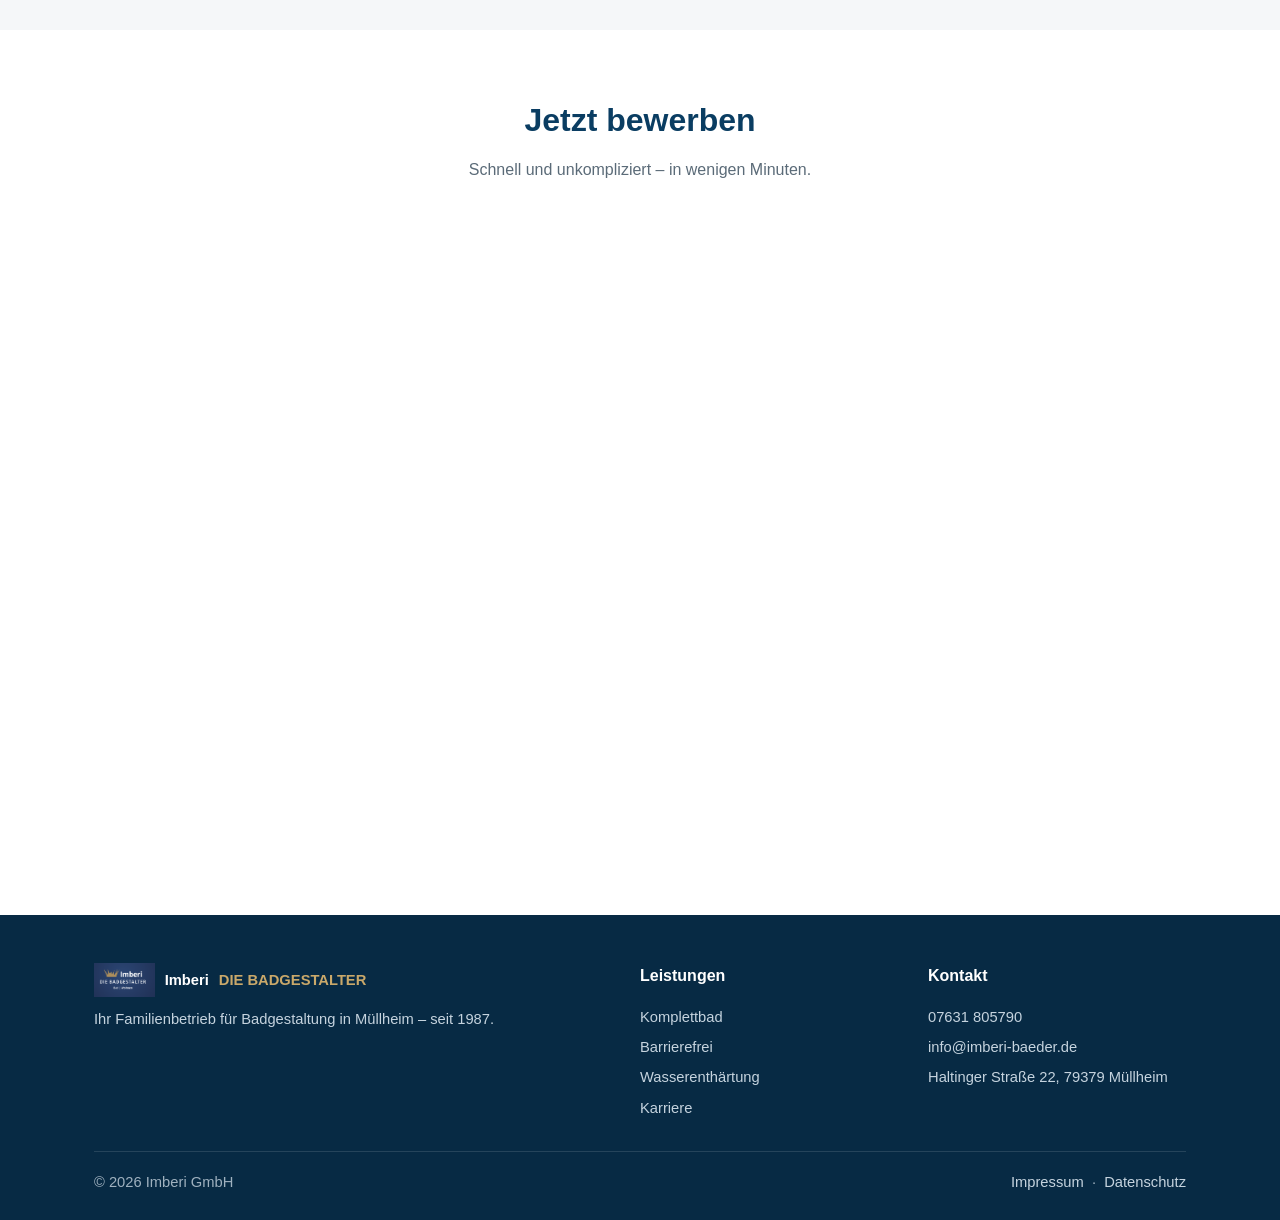
<file: v2/karriere.html>
<!DOCTYPE html>
<html lang="de">
<head>
<meta charset="UTF-8">
<meta name="viewport" content="width=device-width, initial-scale=1.0">
<meta name="robots" content="index, follow">
<title>Karriere – Jobs bei Imberi DIE BADGESTALTER in Müllheim</title>
<meta name="description" content="Arbeiten bei Imberi in Müllheim: offene Stellen im Handwerk und Büro. Familienbetrieb, modernes Arbeiten, echtes Miteinander. Jetzt bewerben.">
<link rel="icon" type="image/png" href="assets/Logo_imberi.png">
<link rel="stylesheet" href="styles.css">
</head>
<body>

<header class="site">
  <div class="wrap">
    <a class="brand" href="index.html"><img src="assets/Logo_imberi.png" alt="Imberi"> IMBERI<span>.</span></a>
    <nav>
      <a href="index.html">Start</a>
      <a href="leistungen.html">Leistungen</a>
      <a href="staerken.html">Unsere Stärken</a>
      <a href="ueber-uns.html">Über uns</a>
      <a href="karriere.html" class="active">Karriere</a>
      <a href="kontakt.html" class="nav-cta">Beratung</a>
    </nav>
  </div>
</header>

<section class="hero">
  <div class="bg" style="background-image:url('assets/karriere-team.jpg')"></div>
  <div class="wrap">
    <div class="kicker">Komm ins Team</div>
    <h1>Bau mit uns die Bäder von morgen.</h1>
    <p class="lead">Wir sind ein Familienbetrieb mit modernem Arbeiten und echtem Miteinander – und wir suchen Verstärkung.</p>
    <div class="btn-row"><a class="btn" href="#stellen">Offene Stellen</a></div>
  </div>
</section>

<section class="block">
  <div class="wrap">
    <div class="sec-head"><h2>Warum Imberi?</h2></div>
    <div class="grid grid-3">
      <div class="card"><div class="ic">👪</div><h3>Familiäres Team</h3><p>Kurze Wege, echtes Miteinander, ein Chef, der anpackt – kein anonymer Konzern.</p></div>
      <div class="card"><div class="ic">🚀</div><h3>Modernes Arbeiten</h3><p>Digitale Tools statt Zettelwirtschaft – wir machen dir die Arbeit leichter, nicht komplizierter.</p></div>
      <div class="card"><div class="ic">📈</div><h3>Sichere Perspektive</h3><p>Seit 1987 am Markt, volle Auftragsbücher, Raum dich weiterzuentwickeln.</p></div>
    </div>
  </div>
</section>

<section class="block alt" id="stellen">
  <div class="wrap">
    <div class="sec-head"><h2>Offene Stellen</h2><p>Du findest dich wieder? Dann freuen wir uns auf dich.</p></div>
    <div class="grid grid-2">
      <div class="card"><h3>Anlagenmechaniker SHK (m/w/d)</h3><p>🟨 Platzhalter – Stellentext folgt.</p></div>
      <div class="card"><h3>Fliesenleger (m/w/d)</h3><p>🟨 Platzhalter – Stellentext folgt.</p></div>
      <div class="card"><h3>Bad-Monteur / Allrounder (m/w/d)</h3><p>🟨 Platzhalter – Stellentext folgt.</p></div>
      <div class="card"><h3>Auszubildende (m/w/d)</h3><p>🟨 Platzhalter – Stellentext folgt.</p></div>
      <div class="card"><h3>Büro / Auftragsabwicklung (m/w/d)</h3><p>🟨 Platzhalter – Stellentext folgt.</p></div>
      <div class="card"><h3>Bad-Berater / Showroom (m/w/d)</h3><p>🟨 Platzhalter – Stellentext folgt.</p></div>
    </div>
    <p class="ph-note" style="text-align:center;margin-top:16px">🟨 6 Stellen aus dem Recruiting-Board – genaue Titel &amp; Texte bitte bestätigen.</p>
  </div>
</section>

<section class="block">
  <div class="wrap">
    <div class="sec-head"><h2>Jetzt bewerben</h2><p>Schnell und unkompliziert – in wenigen Minuten.</p></div>
    <iframe class="jotform" src="https://form.jotform.com/260394285295365" title="Bewerbung bei Imberi" loading="lazy"></iframe>
  </div>
</section>

<footer class="site">
  <div class="wrap">
    <div class="cols">
      <div>
        <div class="brand-line"><img src="assets/Logo_imberi.png" alt="Imberi"> Imberi <span style="color:var(--gold)">DIE BADGESTALTER</span></div>
        <p>Ihr Familienbetrieb für Badgestaltung in Müllheim – seit 1987.</p>
      </div>
      <div>
        <h4>Leistungen</h4>
        <a href="leistungen.html">Komplettbad</a>
        <a href="leistungen.html">Barrierefrei</a>
        <a href="leistungen.html">Wasserenthärtung</a>
        <a href="karriere.html">Karriere</a>
      </div>
      <div>
        <h4>Kontakt</h4>
        <a href="tel:+497631805790">07631 805790</a>
        <a href="mailto:info@imberi-baeder.de">info@imberi-baeder.de</a>
        <a href="https://maps.google.com/?q=Haltinger+Stra%C3%9Fe+22,+79379+M%C3%BCllheim" target="_blank" rel="noopener">Haltinger Straße 22, 79379 Müllheim</a>
      </div>
    </div>
    <div class="legal">
      <span>© 2026 Imberi GmbH</span>
      <span><a href="impressum.html">Impressum</a> &nbsp;·&nbsp; <a href="datenschutz.html">Datenschutz</a></span>
    </div>
  </div>
</footer>

</body>
</html>
</file>
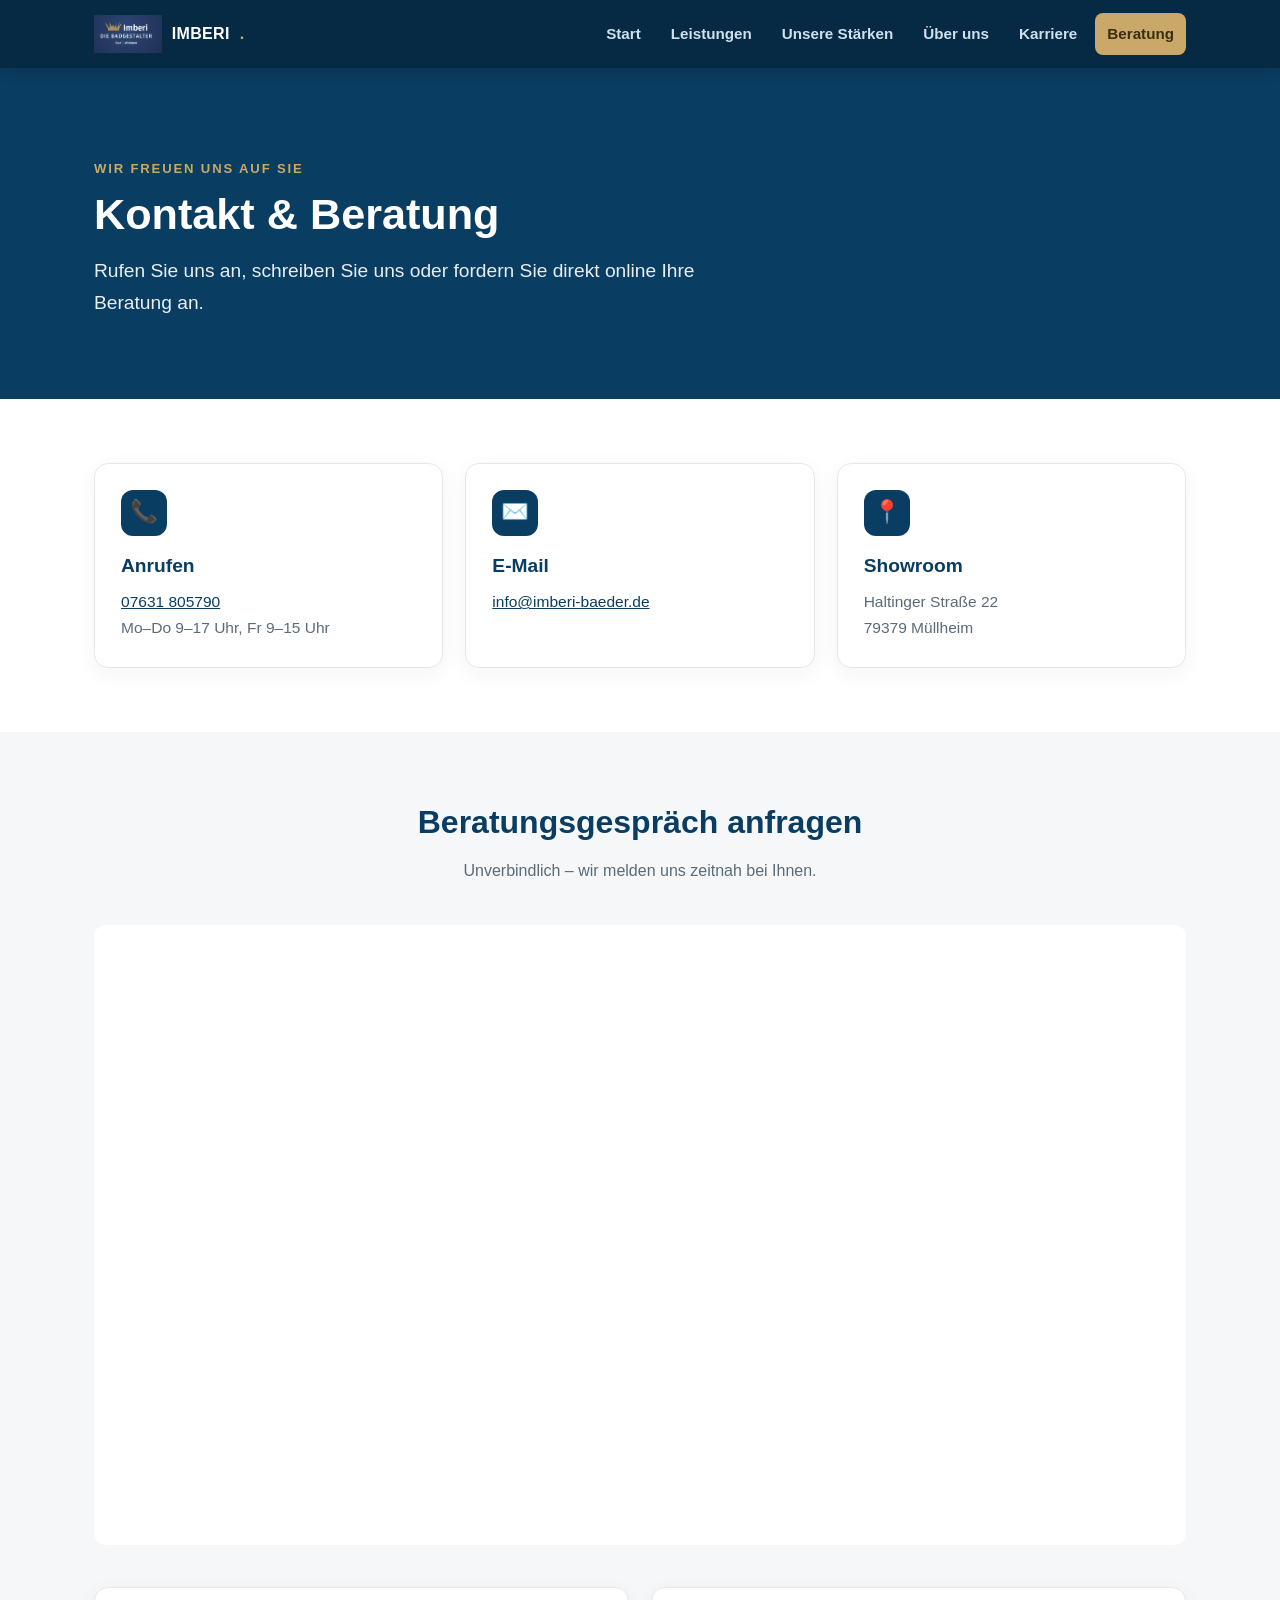
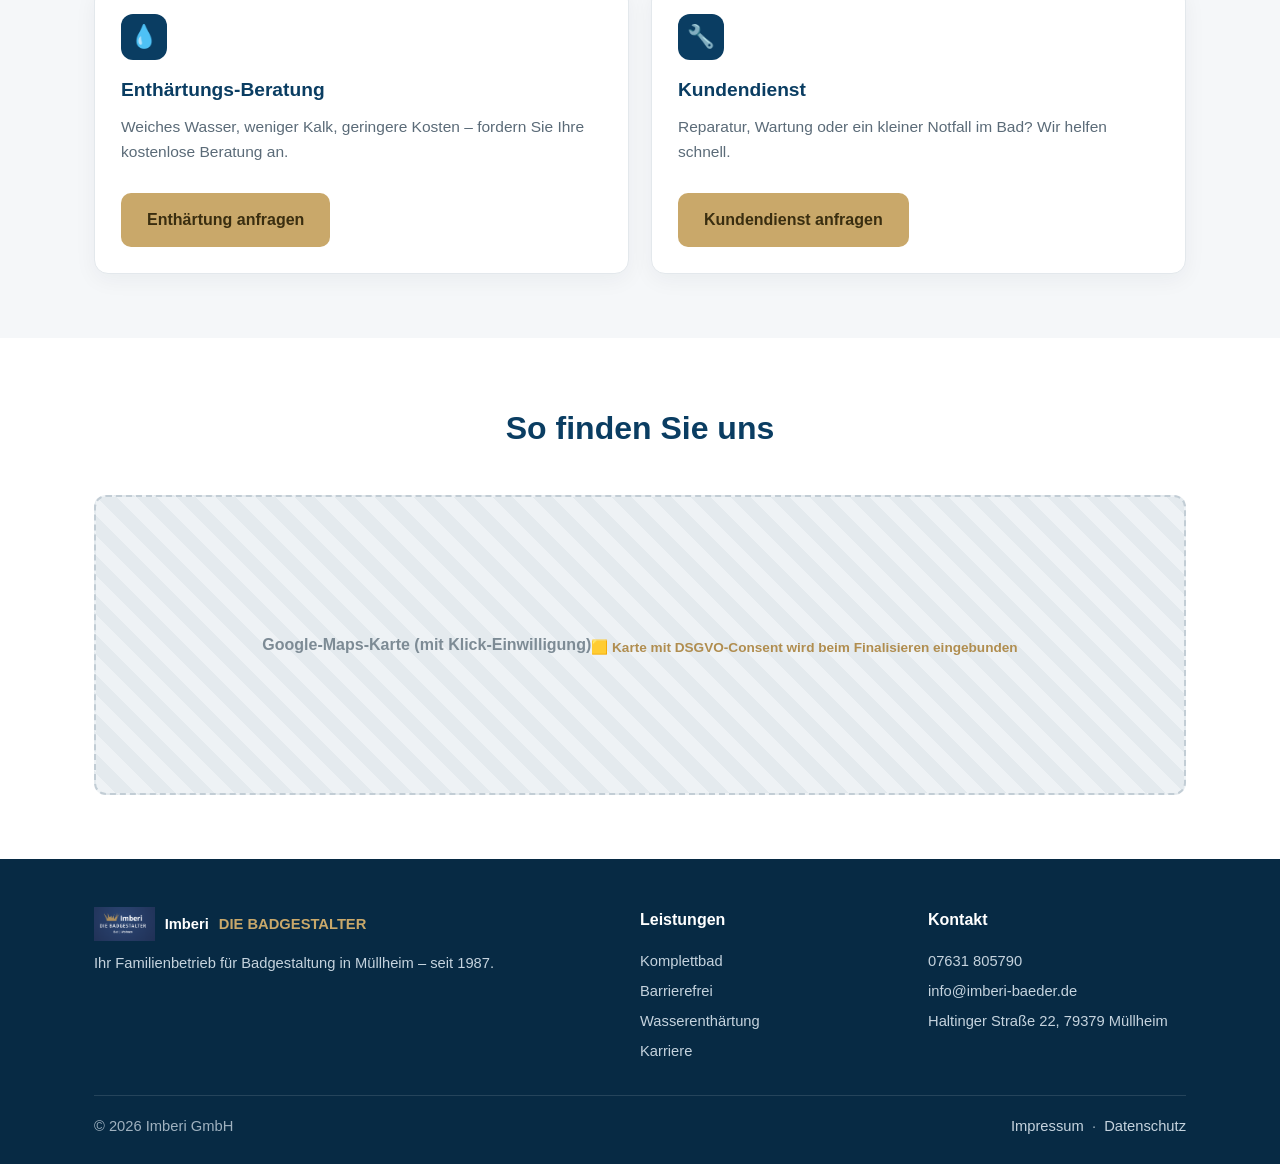
<file: v2/kontakt.html>
<!DOCTYPE html>
<html lang="de">
<head>
<meta charset="UTF-8">
<meta name="viewport" content="width=device-width, initial-scale=1.0">
<meta name="robots" content="index, follow">
<title>Kontakt & Beratung – Imberi DIE BADGESTALTER in Müllheim</title>
<meta name="description" content="Kontakt zu Imberi DIE BADGESTALTER in Müllheim: Beratungsgespräch, Enthärtungs-Beratung oder Kundendienst anfragen. Telefon 07631 805790, Haltinger Straße 22.">
<link rel="icon" type="image/png" href="assets/Logo_imberi.png">
<link rel="stylesheet" href="styles.css">
</head>
<body>

<header class="site">
  <div class="wrap">
    <a class="brand" href="index.html"><img src="assets/Logo_imberi.png" alt="Imberi"> IMBERI<span>.</span></a>
    <nav>
      <a href="index.html">Start</a>
      <a href="leistungen.html">Leistungen</a>
      <a href="staerken.html">Unsere Stärken</a>
      <a href="ueber-uns.html">Über uns</a>
      <a href="karriere.html">Karriere</a>
      <a href="kontakt.html" class="nav-cta active">Beratung</a>
    </nav>
  </div>
</header>

<section class="hero">
  <div class="wrap">
    <div class="kicker">Wir freuen uns auf Sie</div>
    <h1>Kontakt &amp; Beratung</h1>
    <p class="lead">Rufen Sie uns an, schreiben Sie uns oder fordern Sie direkt online Ihre Beratung an.</p>
  </div>
</section>

<section class="block">
  <div class="wrap">
    <div class="grid grid-3">
      <div class="card"><div class="ic">📞</div><h3>Anrufen</h3><p><a href="tel:+497631805790">07631 805790</a><br>Mo–Do 9–17 Uhr, Fr 9–15 Uhr</p></div>
      <div class="card"><div class="ic">✉️</div><h3>E-Mail</h3><p><a href="mailto:info@imberi-baeder.de">info@imberi-baeder.de</a></p></div>
      <div class="card"><div class="ic">📍</div><h3>Showroom</h3><p>Haltinger Straße 22<br>79379 Müllheim</p></div>
    </div>
  </div>
</section>

<section class="block alt">
  <div class="wrap">
    <div class="sec-head"><h2>Beratungsgespräch anfragen</h2><p>Unverbindlich – wir melden uns zeitnah bei Ihnen.</p></div>
    <iframe class="jotform" src="https://form.jotform.com/253353401678054" title="Beratungsgespräch anfragen" loading="lazy"></iframe>

    <div class="grid grid-2" style="margin-top:34px">
      <div class="card"><div class="ic">💧</div><h3>Enthärtungs-Beratung</h3><p>Weiches Wasser, weniger Kalk, geringere Kosten – fordern Sie Ihre kostenlose Beratung an.</p><div class="btn-row"><a class="btn" href="https://form.jotform.com/261522791355055" target="_blank" rel="noopener">Enthärtung anfragen</a></div></div>
      <div class="card"><div class="ic">🔧</div><h3>Kundendienst</h3><p>Reparatur, Wartung oder ein kleiner Notfall im Bad? Wir helfen schnell.</p><div class="btn-row"><a class="btn" href="https://form.jotform.com/253352962368364" target="_blank" rel="noopener">Kundendienst anfragen</a></div></div>
    </div>
  </div>
</section>

<section class="block">
  <div class="wrap">
    <div class="sec-head"><h2>So finden Sie uns</h2></div>
    <div class="placeholder" style="min-height:300px">Google-Maps-Karte (mit Klick-Einwilligung)
      <div class="ph-note">🟨 Karte mit DSGVO-Consent wird beim Finalisieren eingebunden</div>
    </div>
  </div>
</section>

<footer class="site">
  <div class="wrap">
    <div class="cols">
      <div>
        <div class="brand-line"><img src="assets/Logo_imberi.png" alt="Imberi"> Imberi <span style="color:var(--gold)">DIE BADGESTALTER</span></div>
        <p>Ihr Familienbetrieb für Badgestaltung in Müllheim – seit 1987.</p>
      </div>
      <div>
        <h4>Leistungen</h4>
        <a href="leistungen.html">Komplettbad</a>
        <a href="leistungen.html">Barrierefrei</a>
        <a href="leistungen.html">Wasserenthärtung</a>
        <a href="karriere.html">Karriere</a>
      </div>
      <div>
        <h4>Kontakt</h4>
        <a href="tel:+497631805790">07631 805790</a>
        <a href="mailto:info@imberi-baeder.de">info@imberi-baeder.de</a>
        <a href="https://maps.google.com/?q=Haltinger+Stra%C3%9Fe+22,+79379+M%C3%BCllheim" target="_blank" rel="noopener">Haltinger Straße 22, 79379 Müllheim</a>
      </div>
    </div>
    <div class="legal">
      <span>© 2026 Imberi GmbH</span>
      <span><a href="impressum.html">Impressum</a> &nbsp;·&nbsp; <a href="datenschutz.html">Datenschutz</a></span>
    </div>
  </div>
</footer>

</body>
</html>
</file>
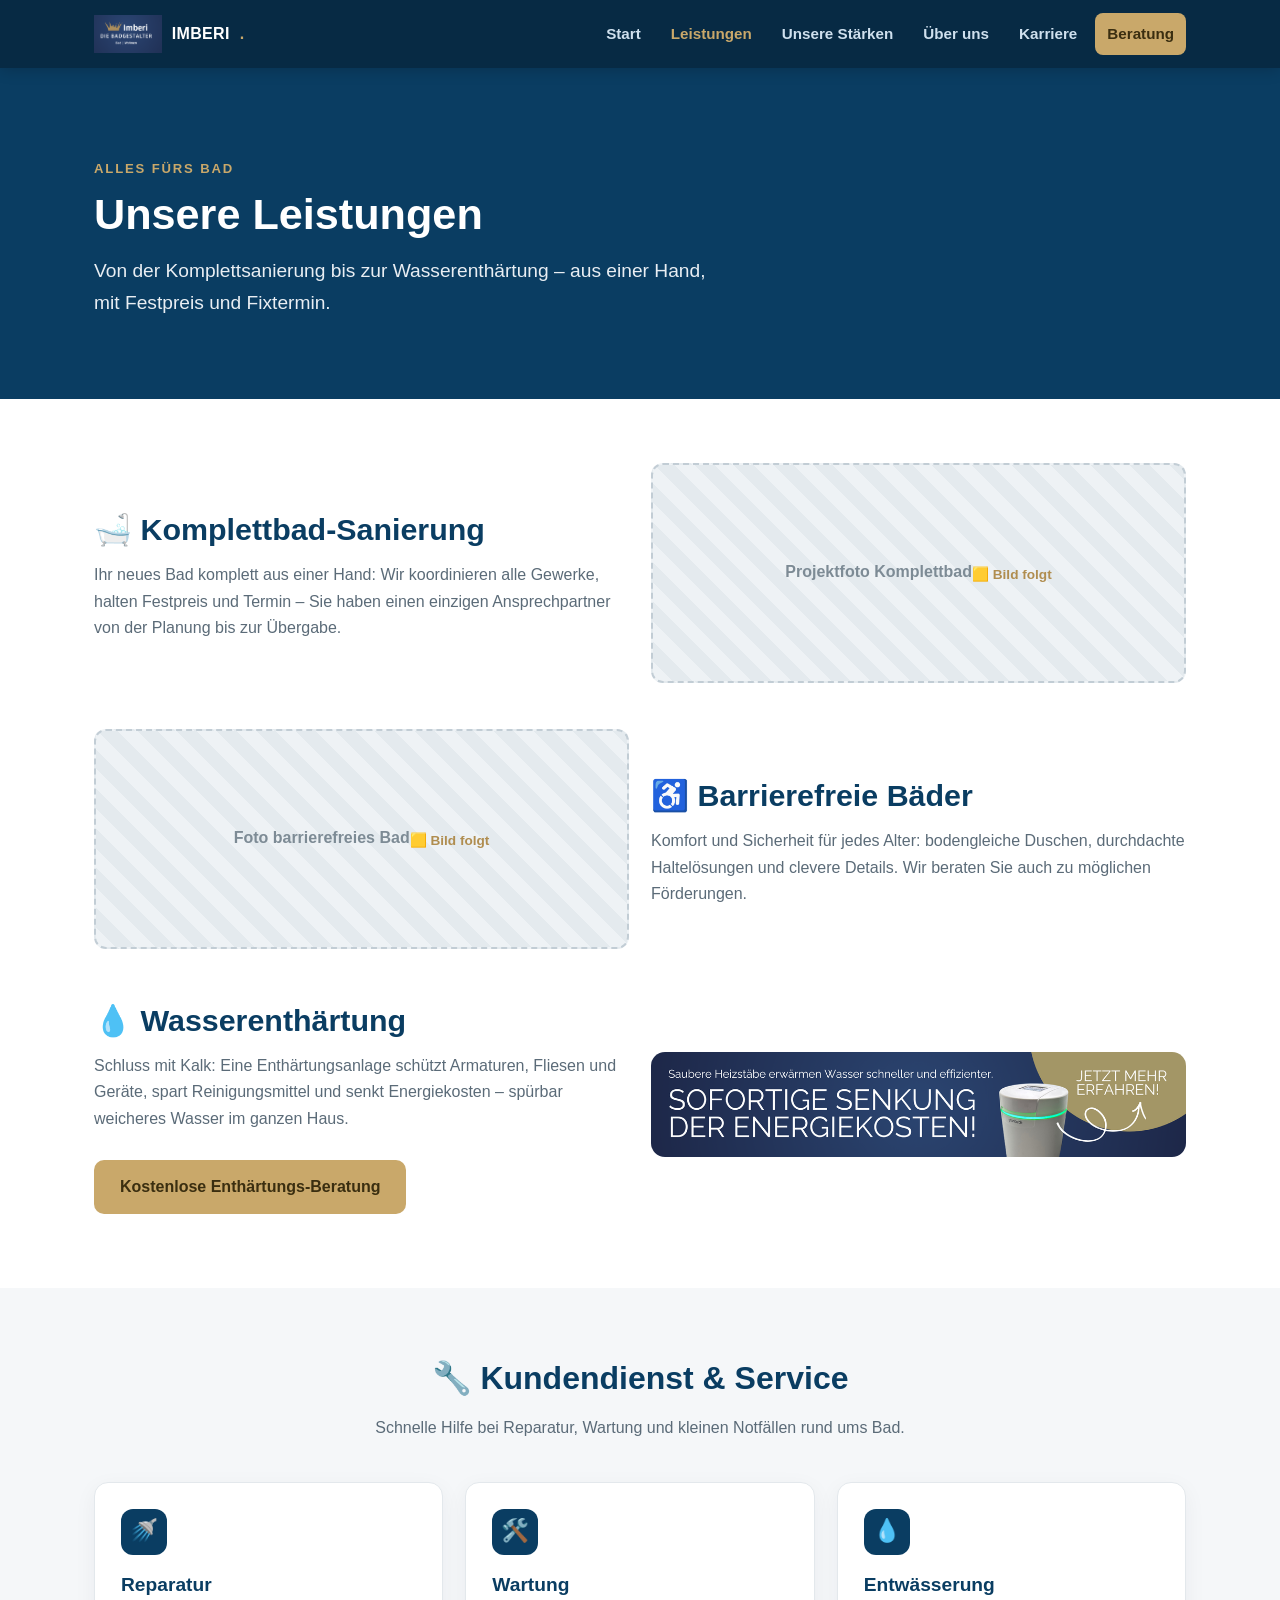
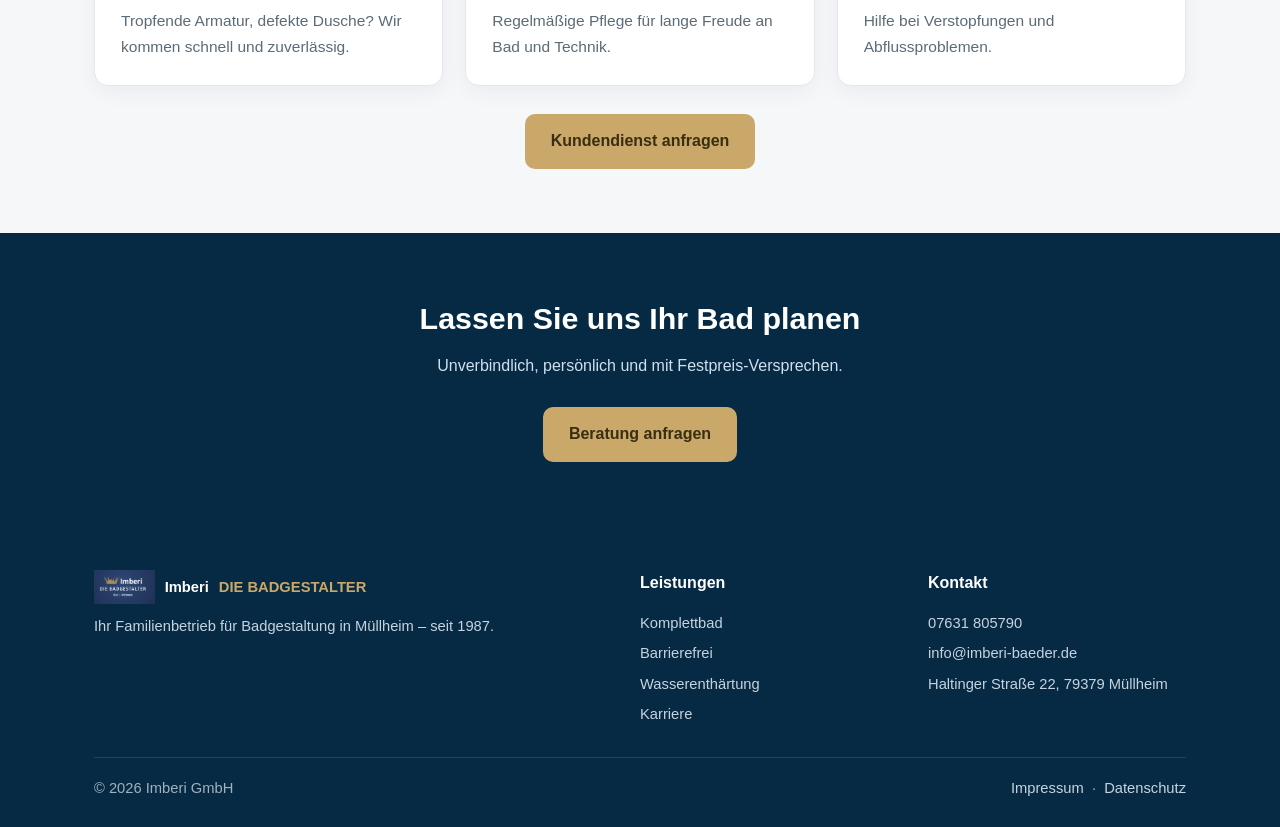
<file: v2/leistungen.html>
<!DOCTYPE html>
<html lang="de">
<head>
<meta charset="UTF-8">
<meta name="viewport" content="width=device-width, initial-scale=1.0">
<meta name="robots" content="index, follow">
<title>Leistungen – Komplettbad, Barrierefrei & Wasserenthärtung in Müllheim | Imberi</title>
<meta name="description" content="Badsanierung aus einer Hand in Müllheim: Komplettbäder, barrierefreie Bäder mit Förderberatung, Wasserenthärtung und Kundendienst. Festpreis, Fixtermin, ein Ansprechpartner.">
<link rel="icon" type="image/png" href="assets/Logo_imberi.png">
<link rel="stylesheet" href="styles.css">
</head>
<body>

<header class="site">
  <div class="wrap">
    <a class="brand" href="index.html"><img src="assets/Logo_imberi.png" alt="Imberi"> IMBERI<span>.</span></a>
    <nav>
      <a href="index.html">Start</a>
      <a href="leistungen.html" class="active">Leistungen</a>
      <a href="staerken.html">Unsere Stärken</a>
      <a href="ueber-uns.html">Über uns</a>
      <a href="karriere.html">Karriere</a>
      <a href="kontakt.html" class="nav-cta">Beratung</a>
    </nav>
  </div>
</header>

<section class="hero">
  <div class="wrap">
    <div class="kicker">Alles fürs Bad</div>
    <h1>Unsere Leistungen</h1>
    <p class="lead">Von der Komplettsanierung bis zur Wasserenthärtung – aus einer Hand, mit Festpreis und Fixtermin.</p>
  </div>
</section>

<section class="block">
  <div class="wrap">
    <div class="grid grid-2" style="align-items:center;margin-bottom:46px">
      <div><h2 class="left">🛁 Komplettbad-Sanierung</h2>
        <p style="color:var(--grau)">Ihr neues Bad komplett aus einer Hand: Wir koordinieren alle Gewerke, halten Festpreis und Termin – Sie haben einen einzigen Ansprechpartner von der Planung bis zur Übergabe.</p></div>
      <div class="placeholder" style="min-height:220px">Projektfoto Komplettbad<div class="ph-note">🟨 Bild folgt</div></div>
    </div>

    <div class="grid grid-2" style="align-items:center;margin-bottom:46px">
      <div class="placeholder" style="min-height:220px">Foto barrierefreies Bad<div class="ph-note">🟨 Bild folgt</div></div>
      <div><h2 class="left">♿ Barrierefreie Bäder</h2>
        <p style="color:var(--grau)">Komfort und Sicherheit für jedes Alter: bodengleiche Duschen, durchdachte Haltelösungen und clevere Details. Wir beraten Sie auch zu möglichen Förderungen.</p></div>
    </div>

    <div class="grid grid-2" style="align-items:center;margin-bottom:10px">
      <div><h2 class="left">💧 Wasserenthärtung</h2>
        <p style="color:var(--grau)">Schluss mit Kalk: Eine Enthärtungsanlage schützt Armaturen, Fliesen und Geräte, spart Reinigungsmittel und senkt Energiekosten – spürbar weicheres Wasser im ganzen Haus.</p>
        <div class="btn-row"><a class="btn" href="kontakt.html">Kostenlose Enthärtungs-Beratung</a></div>
      </div>
      <div><img src="assets/banner-enthaertung.png" alt="Enthärtungsanlage von Imberi – weiches Wasser, weniger Kalk" style="border-radius:14px"></div>
    </div>
  </div>
</section>

<section class="block alt">
  <div class="wrap">
    <div class="sec-head"><h2>🔧 Kundendienst &amp; Service</h2><p>Schnelle Hilfe bei Reparatur, Wartung und kleinen Notfällen rund ums Bad.</p></div>
    <div class="grid grid-3">
      <div class="card"><div class="ic">🚿</div><h3>Reparatur</h3><p>Tropfende Armatur, defekte Dusche? Wir kommen schnell und zuverlässig.</p></div>
      <div class="card"><div class="ic">🛠️</div><h3>Wartung</h3><p>Regelmäßige Pflege für lange Freude an Bad und Technik.</p></div>
      <div class="card"><div class="ic">💧</div><h3>Entwässerung</h3><p>Hilfe bei Verstopfungen und Abflussproblemen.</p></div>
    </div>
    <div class="btn-row" style="justify-content:center"><a class="btn" href="kontakt.html">Kundendienst anfragen</a></div>
  </div>
</section>

<div class="cta-band">
  <div class="wrap">
    <h2>Lassen Sie uns Ihr Bad planen</h2>
    <p>Unverbindlich, persönlich und mit Festpreis-Versprechen.</p>
    <div class="btn-row" style="justify-content:center"><a class="btn" href="kontakt.html">Beratung anfragen</a></div>
  </div>
</div>

<footer class="site">
  <div class="wrap">
    <div class="cols">
      <div>
        <div class="brand-line"><img src="assets/Logo_imberi.png" alt="Imberi"> Imberi <span style="color:var(--gold)">DIE BADGESTALTER</span></div>
        <p>Ihr Familienbetrieb für Badgestaltung in Müllheim – seit 1987.</p>
      </div>
      <div>
        <h4>Leistungen</h4>
        <a href="leistungen.html">Komplettbad</a>
        <a href="leistungen.html">Barrierefrei</a>
        <a href="leistungen.html">Wasserenthärtung</a>
        <a href="karriere.html">Karriere</a>
      </div>
      <div>
        <h4>Kontakt</h4>
        <a href="tel:+497631805790">07631 805790</a>
        <a href="mailto:info@imberi-baeder.de">info@imberi-baeder.de</a>
        <a href="https://maps.google.com/?q=Haltinger+Stra%C3%9Fe+22,+79379+M%C3%BCllheim" target="_blank" rel="noopener">Haltinger Straße 22, 79379 Müllheim</a>
      </div>
    </div>
    <div class="legal">
      <span>© 2026 Imberi GmbH</span>
      <span><a href="impressum.html">Impressum</a> &nbsp;·&nbsp; <a href="datenschutz.html">Datenschutz</a></span>
    </div>
  </div>
</footer>

</body>
</html>
</file>
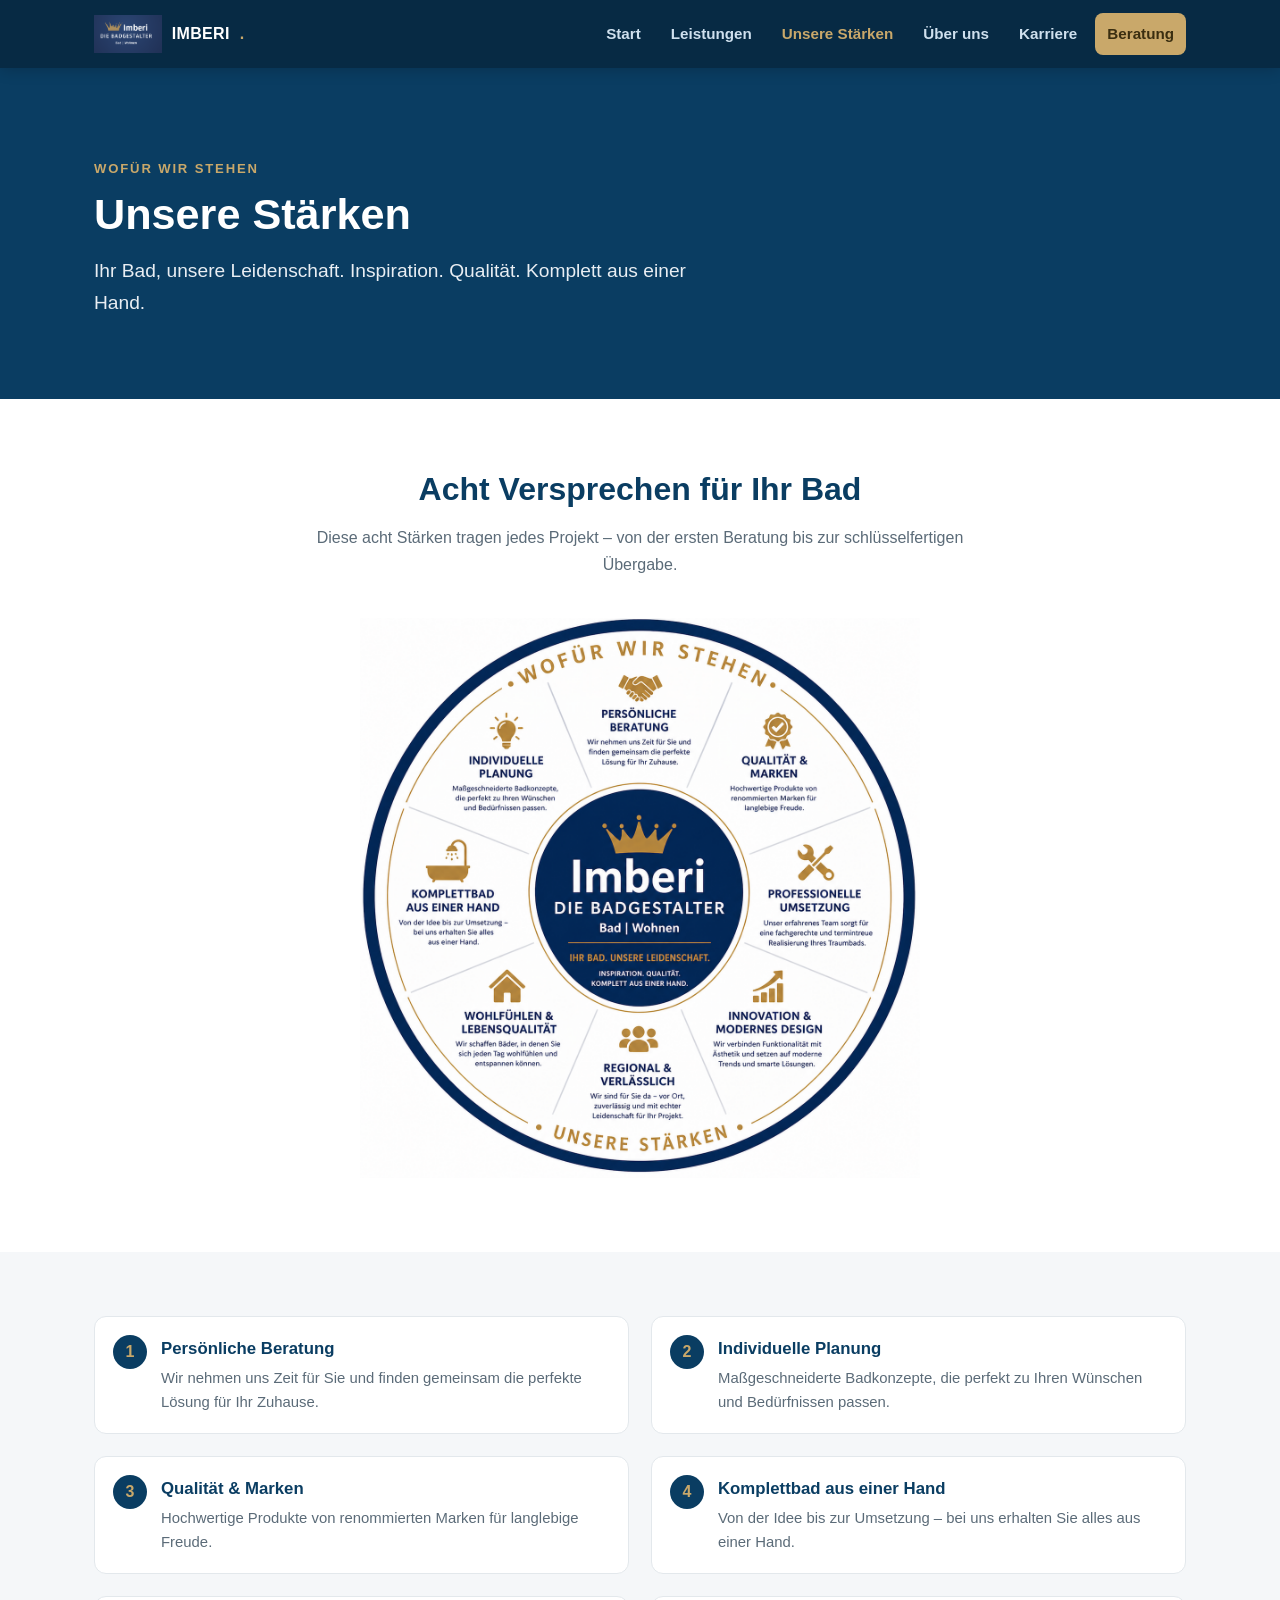
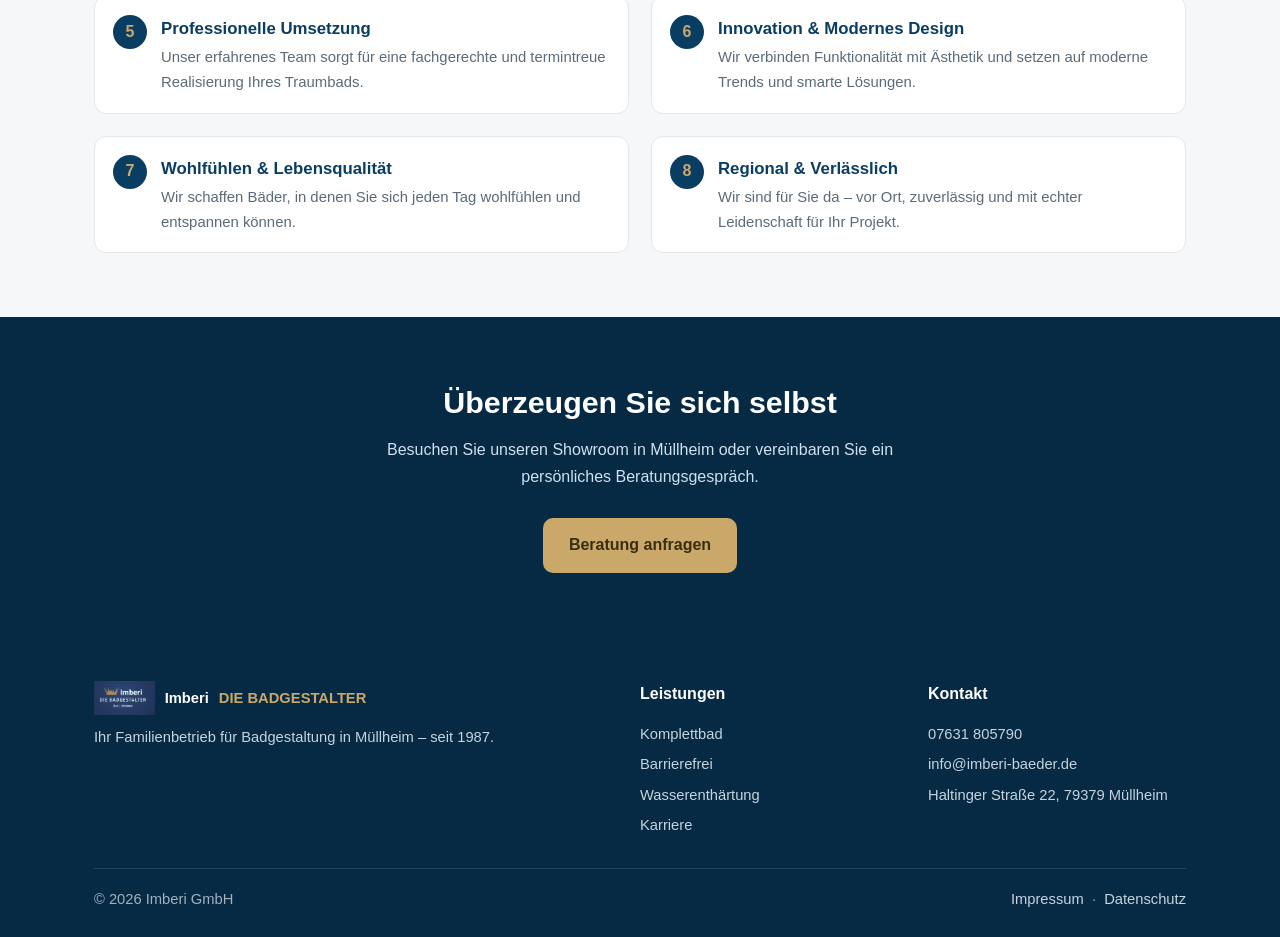
<file: v2/staerken.html>
<!DOCTYPE html>
<html lang="de">
<head>
<meta charset="UTF-8">
<meta name="viewport" content="width=device-width, initial-scale=1.0">
<meta name="robots" content="index, follow">
<title>Wofür wir stehen – Unsere Stärken | Imberi DIE BADGESTALTER</title>
<meta name="description" content="Acht Stärken, die jedes Imberi-Projekt tragen: persönliche Beratung, individuelle Planung, Qualität & Marken, Komplettbad aus einer Hand, professionelle Umsetzung, modernes Design, Wohlfühlen und regionale Verlässlichkeit.">
<link rel="icon" type="image/png" href="assets/Logo_imberi.png">
<link rel="stylesheet" href="styles.css">
</head>
<body>

<header class="site">
  <div class="wrap">
    <a class="brand" href="index.html"><img src="assets/Logo_imberi.png" alt="Imberi"> IMBERI<span>.</span></a>
    <nav>
      <a href="index.html">Start</a>
      <a href="leistungen.html">Leistungen</a>
      <a href="staerken.html" class="active">Unsere Stärken</a>
      <a href="ueber-uns.html">Über uns</a>
      <a href="karriere.html">Karriere</a>
      <a href="kontakt.html" class="nav-cta">Beratung</a>
    </nav>
  </div>
</header>

<section class="hero">
  <div class="wrap">
    <div class="kicker">Wofür wir stehen</div>
    <h1>Unsere Stärken</h1>
    <p class="lead">Ihr Bad, unsere Leidenschaft. Inspiration. Qualität. Komplett aus einer Hand.</p>
  </div>
</section>

<!-- Tinas Stärken-Rad -->
<section class="block">
  <div class="wrap">
    <div class="sec-head">
      <h2>Acht Versprechen für Ihr Bad</h2>
      <p>Diese acht Stärken tragen jedes Projekt – von der ersten Beratung bis zur schlüsselfertigen Übergabe.</p>
    </div>
    <img class="staerken-wheel" src="assets/staerken-wheel.png" alt="Stärken-Rad: Wofür Imberi DIE BADGESTALTER steht – acht Stärken rund um das Versprechen Ihr Bad, unsere Leidenschaft">
  </div>
</section>

<!-- 8 Stärken als Text (SEO + mobil) -->
<section class="block alt">
  <div class="wrap">
    <div class="grid grid-2">
      <div class="strength"><div class="num">1</div><div><h3>Persönliche Beratung</h3><p>Wir nehmen uns Zeit für Sie und finden gemeinsam die perfekte Lösung für Ihr Zuhause.</p></div></div>
      <div class="strength"><div class="num">2</div><div><h3>Individuelle Planung</h3><p>Maßgeschneiderte Badkonzepte, die perfekt zu Ihren Wünschen und Bedürfnissen passen.</p></div></div>
      <div class="strength"><div class="num">3</div><div><h3>Qualität &amp; Marken</h3><p>Hochwertige Produkte von renommierten Marken für langlebige Freude.</p></div></div>
      <div class="strength"><div class="num">4</div><div><h3>Komplettbad aus einer Hand</h3><p>Von der Idee bis zur Umsetzung – bei uns erhalten Sie alles aus einer Hand.</p></div></div>
      <div class="strength"><div class="num">5</div><div><h3>Professionelle Umsetzung</h3><p>Unser erfahrenes Team sorgt für eine fachgerechte und termintreue Realisierung Ihres Traumbads.</p></div></div>
      <div class="strength"><div class="num">6</div><div><h3>Innovation &amp; Modernes Design</h3><p>Wir verbinden Funktionalität mit Ästhetik und setzen auf moderne Trends und smarte Lösungen.</p></div></div>
      <div class="strength"><div class="num">7</div><div><h3>Wohlfühlen &amp; Lebensqualität</h3><p>Wir schaffen Bäder, in denen Sie sich jeden Tag wohlfühlen und entspannen können.</p></div></div>
      <div class="strength"><div class="num">8</div><div><h3>Regional &amp; Verlässlich</h3><p>Wir sind für Sie da – vor Ort, zuverlässig und mit echter Leidenschaft für Ihr Projekt.</p></div></div>
    </div>
  </div>
</section>

<div class="cta-band">
  <div class="wrap">
    <h2>Überzeugen Sie sich selbst</h2>
    <p>Besuchen Sie unseren Showroom in Müllheim oder vereinbaren Sie ein persönliches Beratungsgespräch.</p>
    <div class="btn-row" style="justify-content:center"><a class="btn" href="kontakt.html">Beratung anfragen</a></div>
  </div>
</div>

<footer class="site">
  <div class="wrap">
    <div class="cols">
      <div>
        <div class="brand-line"><img src="assets/Logo_imberi.png" alt="Imberi"> Imberi <span style="color:var(--gold)">DIE BADGESTALTER</span></div>
        <p>Ihr Familienbetrieb für Badgestaltung in Müllheim – seit 1987.</p>
      </div>
      <div>
        <h4>Leistungen</h4>
        <a href="leistungen.html">Komplettbad</a>
        <a href="leistungen.html">Barrierefrei</a>
        <a href="leistungen.html">Wasserenthärtung</a>
        <a href="karriere.html">Karriere</a>
      </div>
      <div>
        <h4>Kontakt</h4>
        <a href="tel:+497631805790">07631 805790</a>
        <a href="mailto:info@imberi-baeder.de">info@imberi-baeder.de</a>
        <a href="https://maps.google.com/?q=Haltinger+Stra%C3%9Fe+22,+79379+M%C3%BCllheim" target="_blank" rel="noopener">Haltinger Straße 22, 79379 Müllheim</a>
      </div>
    </div>
    <div class="legal">
      <span>© 2026 Imberi GmbH</span>
      <span><a href="impressum.html">Impressum</a> &nbsp;·&nbsp; <a href="datenschutz.html">Datenschutz</a></span>
    </div>
  </div>
</footer>

</body>
</html>
</file>
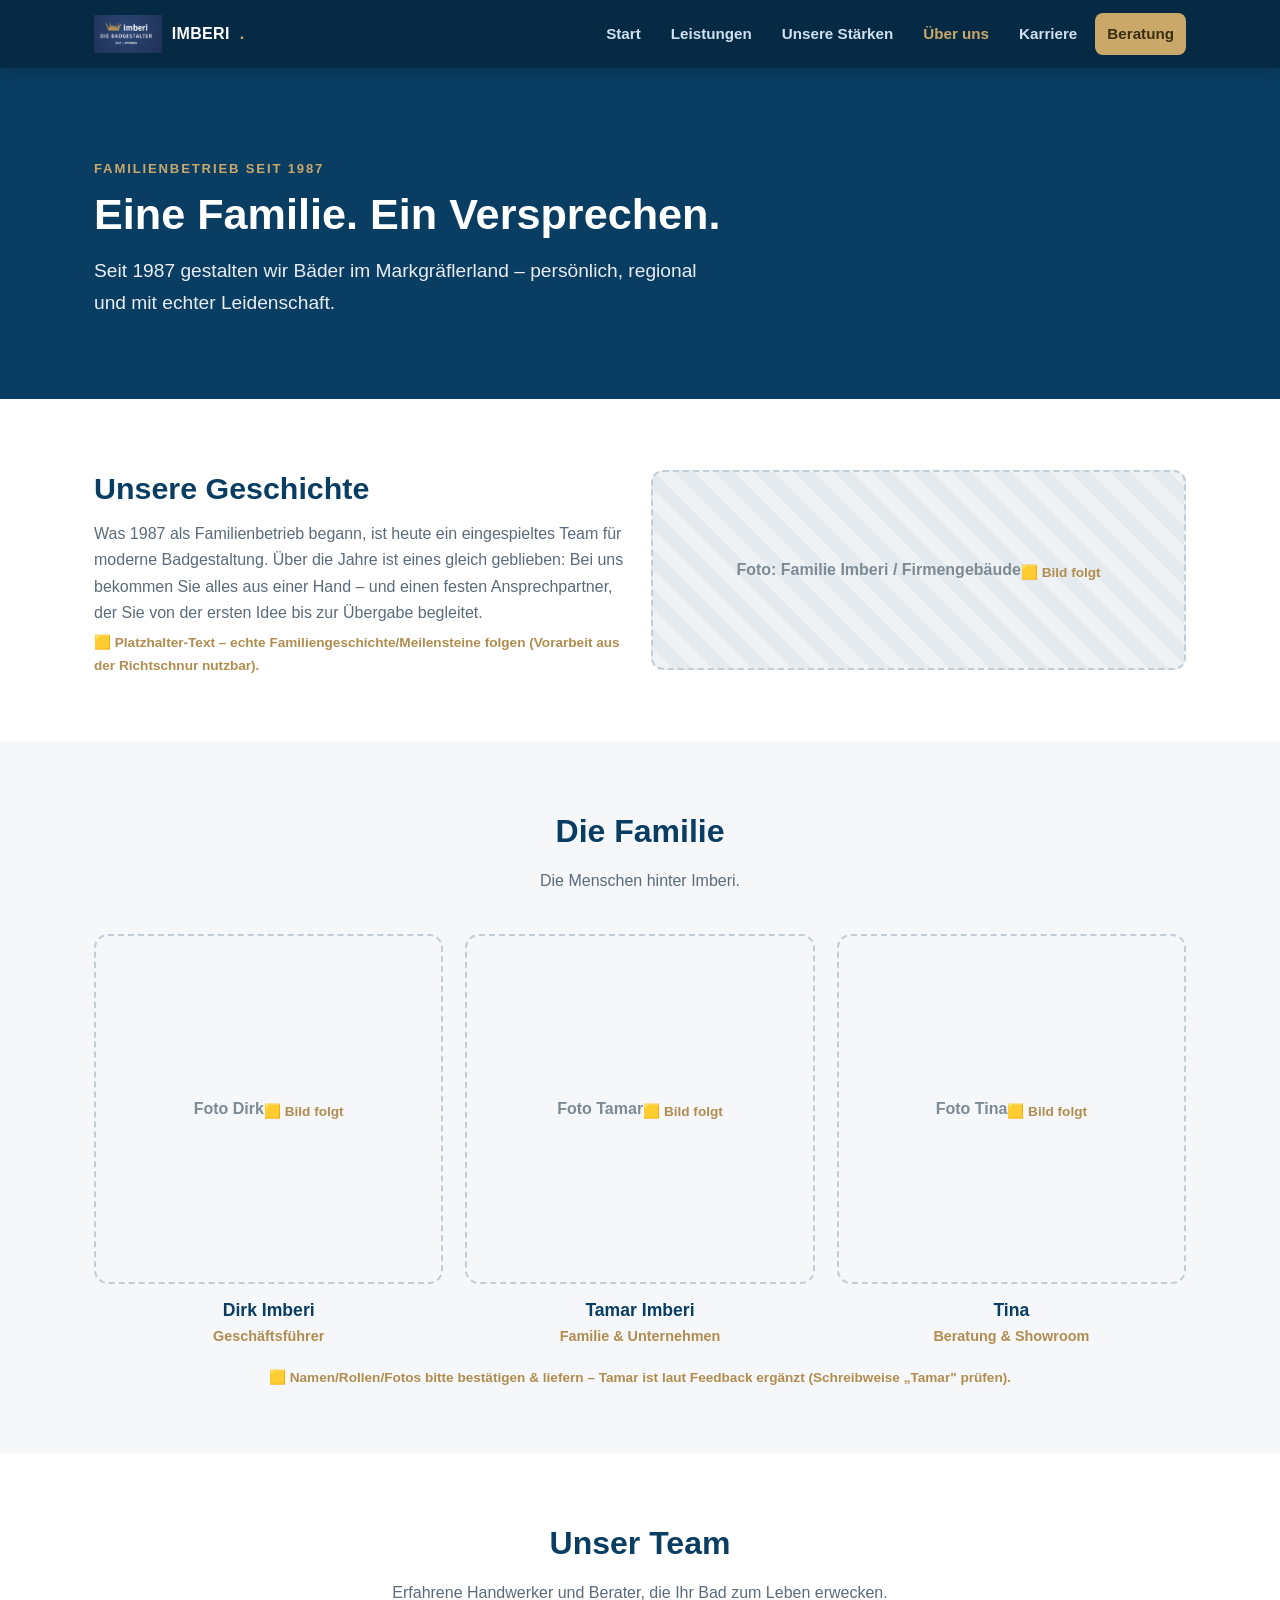
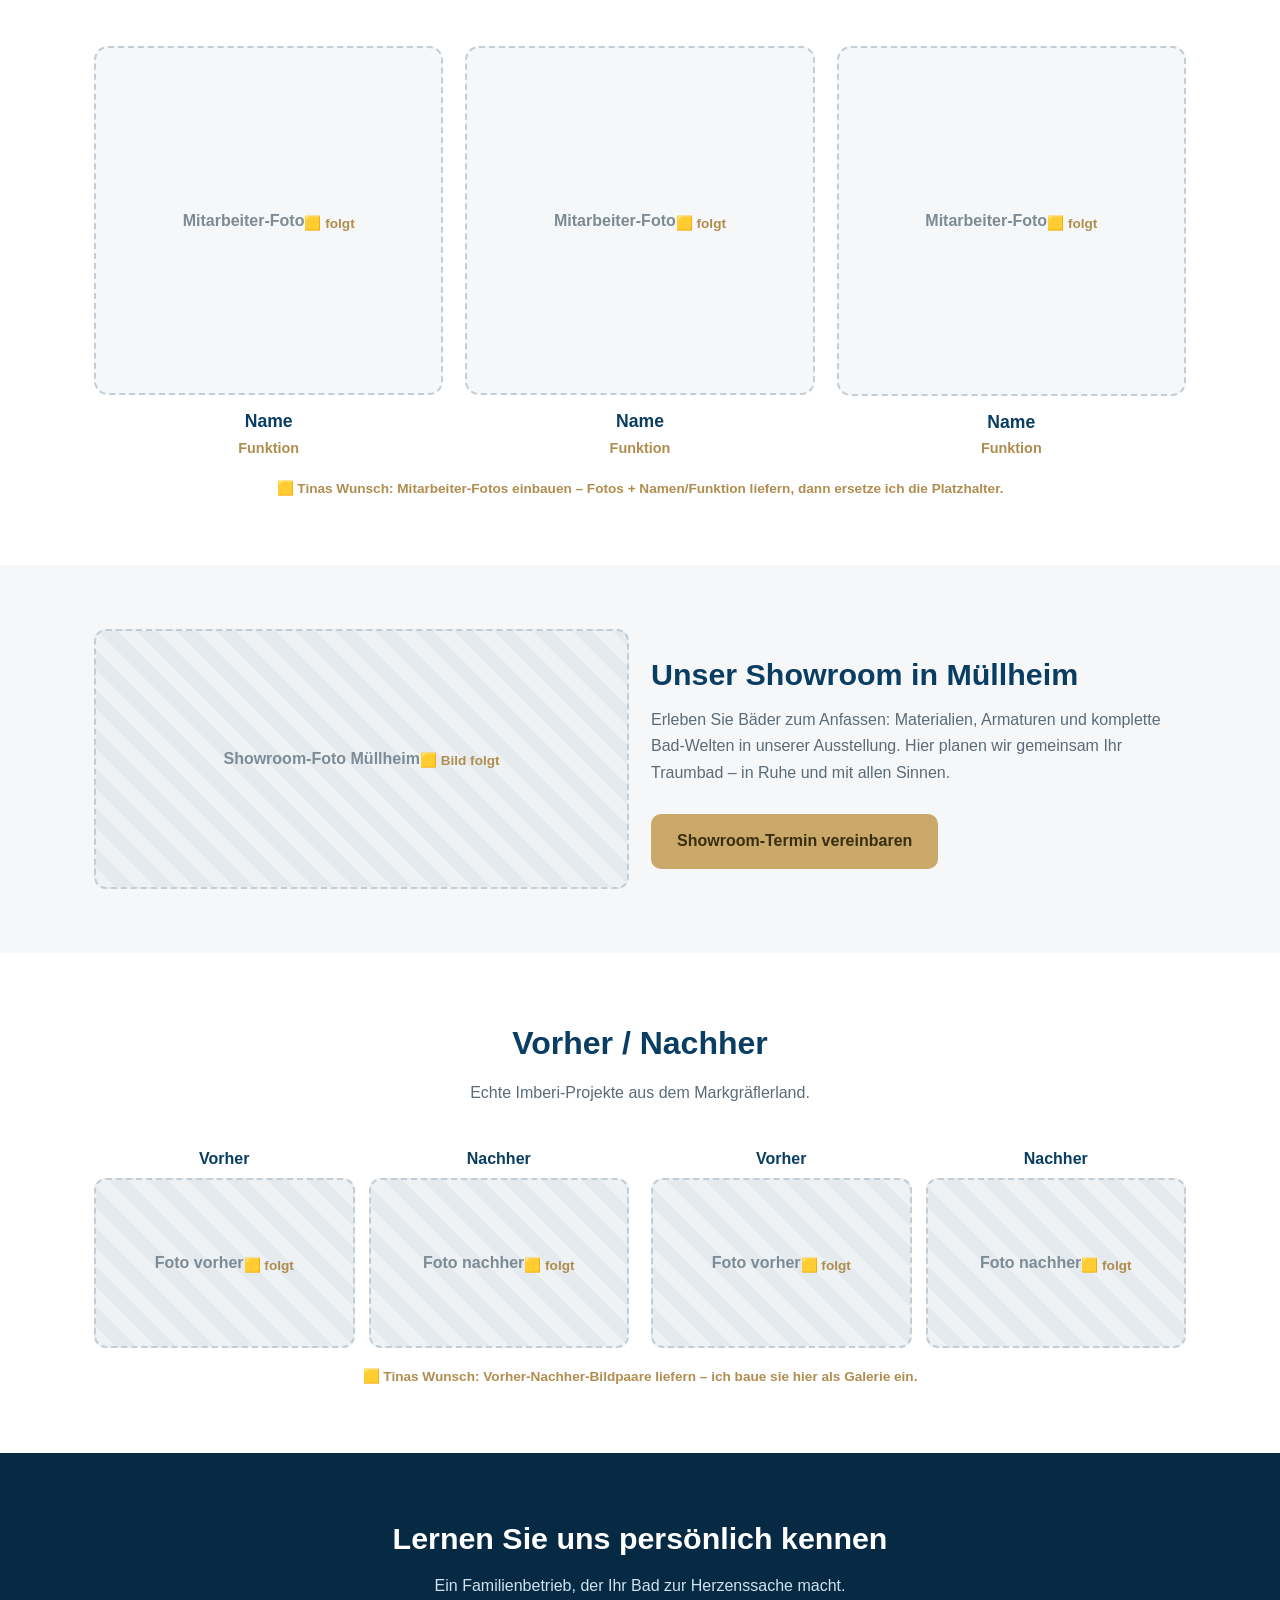
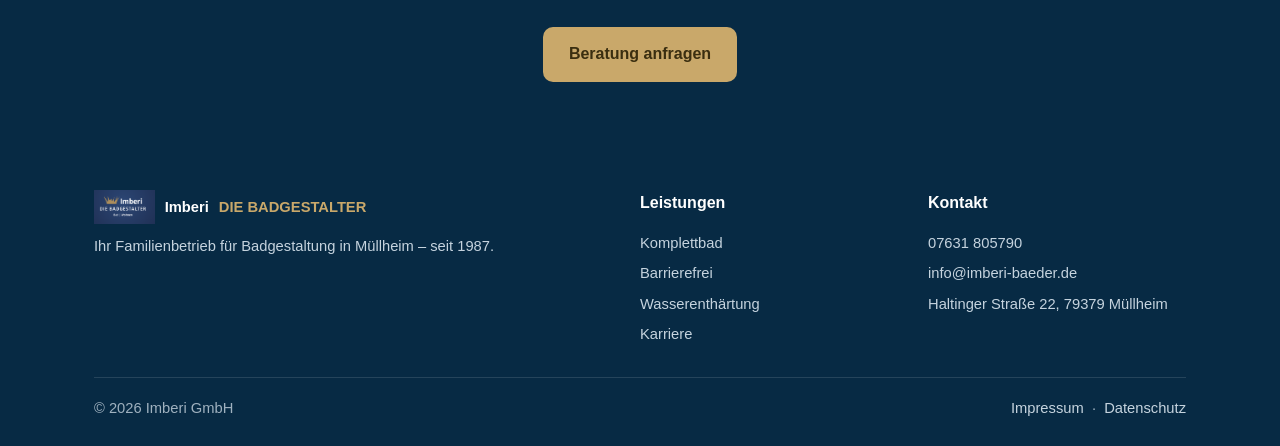
<file: v2/ueber-uns.html>
<!DOCTYPE html>
<html lang="de">
<head>
<meta charset="UTF-8">
<meta name="viewport" content="width=device-width, initial-scale=1.0">
<meta name="robots" content="index, follow">
<title>Über uns – Die Familie Imberi aus Müllheim | DIE BADGESTALTER</title>
<meta name="description" content="Imberi DIE BADGESTALTER – ein Familienbetrieb aus Müllheim seit 1987. Lernen Sie die Familie, unser Team und unseren Showroom im Markgräflerland kennen.">
<link rel="icon" type="image/png" href="assets/Logo_imberi.png">
<link rel="stylesheet" href="styles.css">
</head>
<body>

<header class="site">
  <div class="wrap">
    <a class="brand" href="index.html"><img src="assets/Logo_imberi.png" alt="Imberi"> IMBERI<span>.</span></a>
    <nav>
      <a href="index.html">Start</a>
      <a href="leistungen.html">Leistungen</a>
      <a href="staerken.html">Unsere Stärken</a>
      <a href="ueber-uns.html" class="active">Über uns</a>
      <a href="karriere.html">Karriere</a>
      <a href="kontakt.html" class="nav-cta">Beratung</a>
    </nav>
  </div>
</header>

<section class="hero">
  <div class="wrap">
    <div class="kicker">Familienbetrieb seit 1987</div>
    <h1>Eine Familie. Ein Versprechen.</h1>
    <p class="lead">Seit 1987 gestalten wir Bäder im Markgräflerland – persönlich, regional und mit echter Leidenschaft.</p>
  </div>
</section>

<!-- Familiengeschichte -->
<section class="block">
  <div class="wrap">
    <div class="grid grid-2" style="align-items:center">
      <div>
        <h2 class="left">Unsere Geschichte</h2>
        <p style="color:var(--grau)">Was 1987 als Familienbetrieb begann, ist heute ein eingespieltes Team für moderne Badgestaltung. Über die Jahre ist eines gleich geblieben: Bei uns bekommen Sie alles aus einer Hand – und einen festen Ansprechpartner, der Sie von der ersten Idee bis zur Übergabe begleitet.</p>
        <p class="ph-note">🟨 Platzhalter-Text – echte Familiengeschichte/Meilensteine folgen (Vorarbeit aus der Richtschnur nutzbar).</p>
      </div>
      <div class="placeholder">Foto: Familie Imberi / Firmengebäude
        <div class="ph-note">🟨 Bild folgt</div>
      </div>
    </div>
  </div>
</section>

<!-- Familie -->
<section class="block alt">
  <div class="wrap">
    <div class="sec-head"><h2>Die Familie</h2><p>Die Menschen hinter Imberi.</p></div>
    <div class="fam">
      <div class="person">
        <div class="placeholder avatar">Foto Dirk<div class="ph-note">🟨 Bild folgt</div></div>
        <h3>Dirk Imberi</h3>
        <div class="role">Geschäftsführer</div>
      </div>
      <div class="person">
        <div class="placeholder avatar">Foto Tamar<div class="ph-note">🟨 Bild folgt</div></div>
        <h3>Tamar Imberi</h3>
        <div class="role">Familie &amp; Unternehmen</div>
      </div>
      <div class="person">
        <div class="placeholder avatar">Foto Tina<div class="ph-note">🟨 Bild folgt</div></div>
        <h3>Tina</h3>
        <div class="role">Beratung &amp; Showroom</div>
      </div>
    </div>
    <p class="ph-note" style="text-align:center;margin-top:18px">🟨 Namen/Rollen/Fotos bitte bestätigen &amp; liefern – Tamar ist laut Feedback ergänzt (Schreibweise „Tamar" prüfen).</p>
  </div>
</section>

<!-- Mitarbeiter -->
<section class="block">
  <div class="wrap">
    <div class="sec-head"><h2>Unser Team</h2><p>Erfahrene Handwerker und Berater, die Ihr Bad zum Leben erwecken.</p></div>
    <div class="grid grid-3">
      <div class="person"><div class="placeholder avatar">Mitarbeiter-Foto<div class="ph-note">🟨 folgt</div></div><h3>Name</h3><div class="role">Funktion</div></div>
      <div class="person"><div class="placeholder avatar">Mitarbeiter-Foto<div class="ph-note">🟨 folgt</div></div><h3>Name</h3><div class="role">Funktion</div></div>
      <div class="person"><div class="placeholder avatar">Mitarbeiter-Foto<div class="ph-note">🟨 folgt</div></div><h3>Name</h3><div class="role">Funktion</div></div>
    </div>
    <p class="ph-note" style="text-align:center;margin-top:18px">🟨 Tinas Wunsch: Mitarbeiter-Fotos einbauen – Fotos + Namen/Funktion liefern, dann ersetze ich die Platzhalter.</p>
  </div>
</section>

<!-- Showroom -->
<section class="block alt">
  <div class="wrap">
    <div class="grid grid-2" style="align-items:center">
      <div class="placeholder" style="min-height:260px">Showroom-Foto Müllheim<div class="ph-note">🟨 Bild folgt</div></div>
      <div>
        <h2 class="left">Unser Showroom in Müllheim</h2>
        <p style="color:var(--grau)">Erleben Sie Bäder zum Anfassen: Materialien, Armaturen und komplette Bad-Welten in unserer Ausstellung. Hier planen wir gemeinsam Ihr Traumbad – in Ruhe und mit allen Sinnen.</p>
        <div class="btn-row"><a class="btn" href="kontakt.html">Showroom-Termin vereinbaren</a></div>
      </div>
    </div>
  </div>
</section>

<!-- Vorher / Nachher -->
<section class="block">
  <div class="wrap">
    <div class="sec-head"><h2>Vorher / Nachher</h2><p>Echte Imberi-Projekte aus dem Markgräflerland.</p></div>
    <div class="grid grid-2">
      <div>
        <div class="ba">
          <div><div class="tag">Vorher</div><div class="placeholder" style="min-height:170px">Foto vorher<div class="ph-note">🟨 folgt</div></div></div>
          <div><div class="tag">Nachher</div><div class="placeholder" style="min-height:170px">Foto nachher<div class="ph-note">🟨 folgt</div></div></div>
        </div>
      </div>
      <div>
        <div class="ba">
          <div><div class="tag">Vorher</div><div class="placeholder" style="min-height:170px">Foto vorher<div class="ph-note">🟨 folgt</div></div></div>
          <div><div class="tag">Nachher</div><div class="placeholder" style="min-height:170px">Foto nachher<div class="ph-note">🟨 folgt</div></div></div>
        </div>
      </div>
    </div>
    <p class="ph-note" style="text-align:center;margin-top:18px">🟨 Tinas Wunsch: Vorher-Nachher-Bildpaare liefern – ich baue sie hier als Galerie ein.</p>
  </div>
</section>

<div class="cta-band">
  <div class="wrap">
    <h2>Lernen Sie uns persönlich kennen</h2>
    <p>Ein Familienbetrieb, der Ihr Bad zur Herzenssache macht.</p>
    <div class="btn-row" style="justify-content:center"><a class="btn" href="kontakt.html">Beratung anfragen</a></div>
  </div>
</div>

<footer class="site">
  <div class="wrap">
    <div class="cols">
      <div>
        <div class="brand-line"><img src="assets/Logo_imberi.png" alt="Imberi"> Imberi <span style="color:var(--gold)">DIE BADGESTALTER</span></div>
        <p>Ihr Familienbetrieb für Badgestaltung in Müllheim – seit 1987.</p>
      </div>
      <div>
        <h4>Leistungen</h4>
        <a href="leistungen.html">Komplettbad</a>
        <a href="leistungen.html">Barrierefrei</a>
        <a href="leistungen.html">Wasserenthärtung</a>
        <a href="karriere.html">Karriere</a>
      </div>
      <div>
        <h4>Kontakt</h4>
        <a href="tel:+497631805790">07631 805790</a>
        <a href="mailto:info@imberi-baeder.de">info@imberi-baeder.de</a>
        <a href="https://maps.google.com/?q=Haltinger+Stra%C3%9Fe+22,+79379+M%C3%BCllheim" target="_blank" rel="noopener">Haltinger Straße 22, 79379 Müllheim</a>
      </div>
    </div>
    <div class="legal">
      <span>© 2026 Imberi GmbH</span>
      <span><a href="impressum.html">Impressum</a> &nbsp;·&nbsp; <a href="datenschutz.html">Datenschutz</a></span>
    </div>
  </div>
</footer>

</body>
</html>
</file>
<file: v2/styles.css>
/* Imberi DIE BADGESTALTER — v2 (Mehrseiter-Gerüst) — gemeinsames Stylesheet */
:root{
  --blau:#0a3d62; --blau-tief:#072a44; --gold:#c9a86a; --gold-tief:#b08d4f;
  --hell:#f5f7f9; --grau:#5b6b78; --rand:#e3e8ec; --text:#1c2b36;
}
*{margin:0;padding:0;box-sizing:border-box}
html{scroll-behavior:smooth}
body{font-family:'Segoe UI',-apple-system,Helvetica,Arial,sans-serif;color:var(--text);line-height:1.65;background:#fff}
img{max-width:100%;display:block}
a{color:var(--blau)}
.wrap{max-width:1140px;margin:0 auto;padding:0 24px}

/* ---- Header / Nav ---- */
header.site{position:sticky;top:0;z-index:100;background:var(--blau-tief);color:#fff;box-shadow:0 2px 14px rgba(0,0,0,.18)}
header.site .wrap{display:flex;align-items:center;gap:18px;min-height:68px}
header.site .brand{display:flex;align-items:center;gap:10px;font-weight:800;letter-spacing:.02em;color:#fff;text-decoration:none}
header.site .brand img{height:38px}
header.site .brand span{color:var(--gold)}
header.site nav{margin-left:auto;display:flex;gap:6px;flex-wrap:wrap}
header.site nav a{color:#cfe0ee;text-decoration:none;font-weight:600;font-size:.95rem;padding:8px 12px;border-radius:8px}
header.site nav a:hover{background:rgba(255,255,255,.08);color:#fff}
header.site nav a.active{color:var(--gold)}
.nav-cta{background:var(--gold)!important;color:#3a2e10!important}
.nav-cta:hover{background:#d8b97a!important}

/* ---- Hero ---- */
.hero{position:relative;color:#fff;background:var(--blau)}
.hero .bg{position:absolute;inset:0;background-size:cover;background-position:center;filter:brightness(.55)}
.hero .wrap{position:relative;padding:90px 24px 80px}
.hero h1{font-size:2.7rem;line-height:1.15;max-width:760px}
.hero p.lead{font-size:1.2rem;margin-top:16px;max-width:620px;color:#e9eef3}
.kicker{color:var(--gold);font-weight:700;letter-spacing:.14em;text-transform:uppercase;font-size:.82rem;margin-bottom:10px}

/* ---- Buttons ---- */
.btn{display:inline-block;background:var(--gold);color:#3a2e10;font-weight:700;padding:14px 26px;border-radius:10px;text-decoration:none;border:none;cursor:pointer;font-size:1rem;transition:.18s}
.btn:hover{background:#d8b97a;transform:translateY(-2px)}
.btn-outline{background:transparent;color:#fff;border:2px solid rgba(255,255,255,.6)}
.btn-outline:hover{background:rgba(255,255,255,.12)}
.btn-row{display:flex;gap:14px;flex-wrap:wrap;margin-top:28px}

/* ---- Sections ---- */
section.block{padding:64px 0}
section.block.alt{background:var(--hell)}
.sec-head{text-align:center;max-width:680px;margin:0 auto 40px}
.sec-head h2{color:var(--blau);font-size:2rem}
.sec-head p{color:var(--grau);margin-top:10px}
h2.left{color:var(--blau);font-size:1.9rem;margin-bottom:8px}

/* ---- Cards ---- */
.grid{display:grid;gap:22px}
.grid-3{grid-template-columns:repeat(3,1fr)}
.grid-2{grid-template-columns:repeat(2,1fr)}
.card{background:#fff;border:1px solid var(--rand);border-radius:14px;padding:26px;box-shadow:0 6px 22px rgba(7,42,68,.05)}
.card .ic{width:46px;height:46px;background:var(--blau);color:var(--gold);border-radius:12px;display:flex;align-items:center;justify-content:center;font-size:1.4rem;margin-bottom:14px}
.card h3{color:var(--blau);font-size:1.2rem;margin-bottom:8px}
.card p{color:var(--grau);font-size:.97rem}

/* ---- Stärken-Rad ---- */
.staerken-wheel{max-width:560px;margin:0 auto 10px}
.strength{display:flex;gap:14px;align-items:flex-start;padding:18px;border:1px solid var(--rand);border-radius:12px;background:#fff}
.strength .num{flex:0 0 auto;width:34px;height:34px;border-radius:50%;background:var(--blau);color:var(--gold);font-weight:700;display:flex;align-items:center;justify-content:center}
.strength h3{color:var(--blau);font-size:1.05rem;margin-bottom:3px}
.strength p{color:var(--grau);font-size:.93rem}

/* ---- Platzhalter ---- */
.placeholder{background:repeating-linear-gradient(45deg,#eef2f5,#eef2f5 14px,#e4eaee 14px,#e4eaee 28px);border:2px dashed #c2cdd5;border-radius:12px;min-height:200px;display:flex;align-items:center;justify-content:center;text-align:center;color:#7d8b95;font-weight:600;padding:20px}
.ph-note{font-size:.85rem;color:var(--gold-tief);font-weight:700;margin-top:6px}

/* ---- Vorher/Nachher ---- */
.ba{display:grid;grid-template-columns:1fr 1fr;gap:14px}
.ba .tag{font-weight:700;color:var(--blau);margin-bottom:6px;text-align:center}

/* ---- CTA-Band ---- */
.cta-band{background:var(--blau-tief);color:#fff;text-align:center;padding:60px 24px}
.cta-band h2{font-size:1.9rem}
.cta-band p{color:#cfe0ee;margin-top:10px;max-width:560px;margin-left:auto;margin-right:auto}

/* ---- Formular ---- */
.jotform{width:100%;min-height:620px;border:0;border-radius:12px;background:#fff}

/* ---- Familie ---- */
.fam{display:grid;grid-template-columns:repeat(3,1fr);gap:22px}
.person{text-align:center}
.person .avatar{width:100%;aspect-ratio:1/1;border-radius:14px;object-fit:cover;background:var(--hell)}
.person h3{color:var(--blau);margin-top:12px;font-size:1.1rem}
.person .role{color:var(--gold-tief);font-weight:700;font-size:.9rem}

/* ---- Footer ---- */
footer.site{background:var(--blau-tief);color:#c5d3de;padding:48px 0 26px;font-size:.92rem}
footer.site .cols{display:grid;grid-template-columns:2fr 1fr 1fr;gap:30px;margin-bottom:28px}
footer.site h4{color:#fff;margin-bottom:12px;font-size:1rem}
footer.site a{color:#c5d3de;text-decoration:none;display:block;padding:3px 0}
footer.site a:hover{color:var(--gold)}
footer.site .brand-line{display:flex;align-items:center;gap:10px;font-weight:800;color:#fff;margin-bottom:10px}
footer.site .brand-line img{height:34px}
footer.site .legal{border-top:1px solid rgba(255,255,255,.12);padding-top:18px;display:flex;gap:18px;flex-wrap:wrap;justify-content:space-between;color:#9fb1bf}
footer.site .legal a{display:inline}

/* ---- Responsive ---- */
@media(max-width:920px){
  .grid-3{grid-template-columns:1fr 1fr}
  .fam{grid-template-columns:1fr 1fr}
}
@media(max-width:680px){
  .hero h1{font-size:2rem}
  .hero .wrap{padding:60px 22px 54px}
  .grid-3,.grid-2,.fam,.ba,footer.site .cols{grid-template-columns:1fr}
  header.site .wrap{flex-wrap:wrap;min-height:auto;padding-top:10px;padding-bottom:10px}
  header.site nav{margin-left:0;width:100%;overflow-x:auto;flex-wrap:nowrap;padding-bottom:4px}
  header.site nav a{white-space:nowrap}
  .sec-head h2,h2.left,.cta-band h2{font-size:1.55rem}
}
</file>
